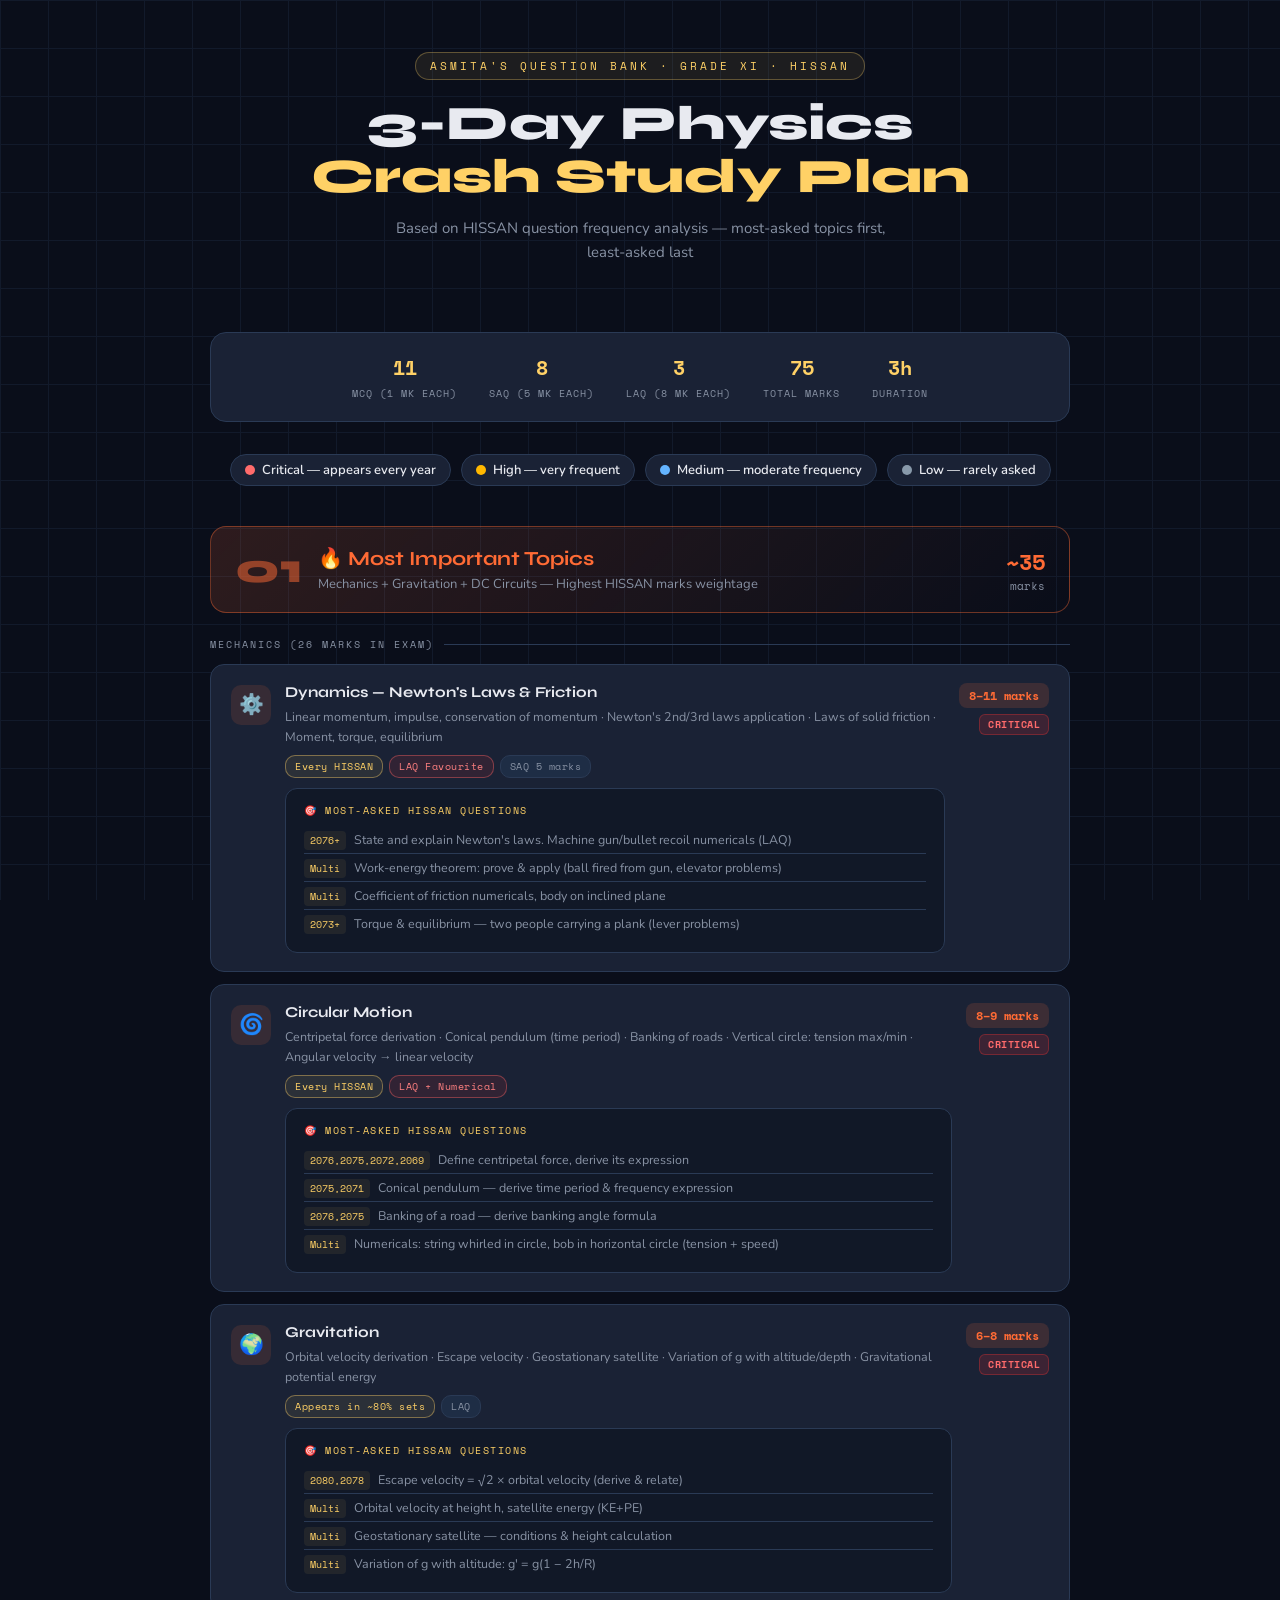
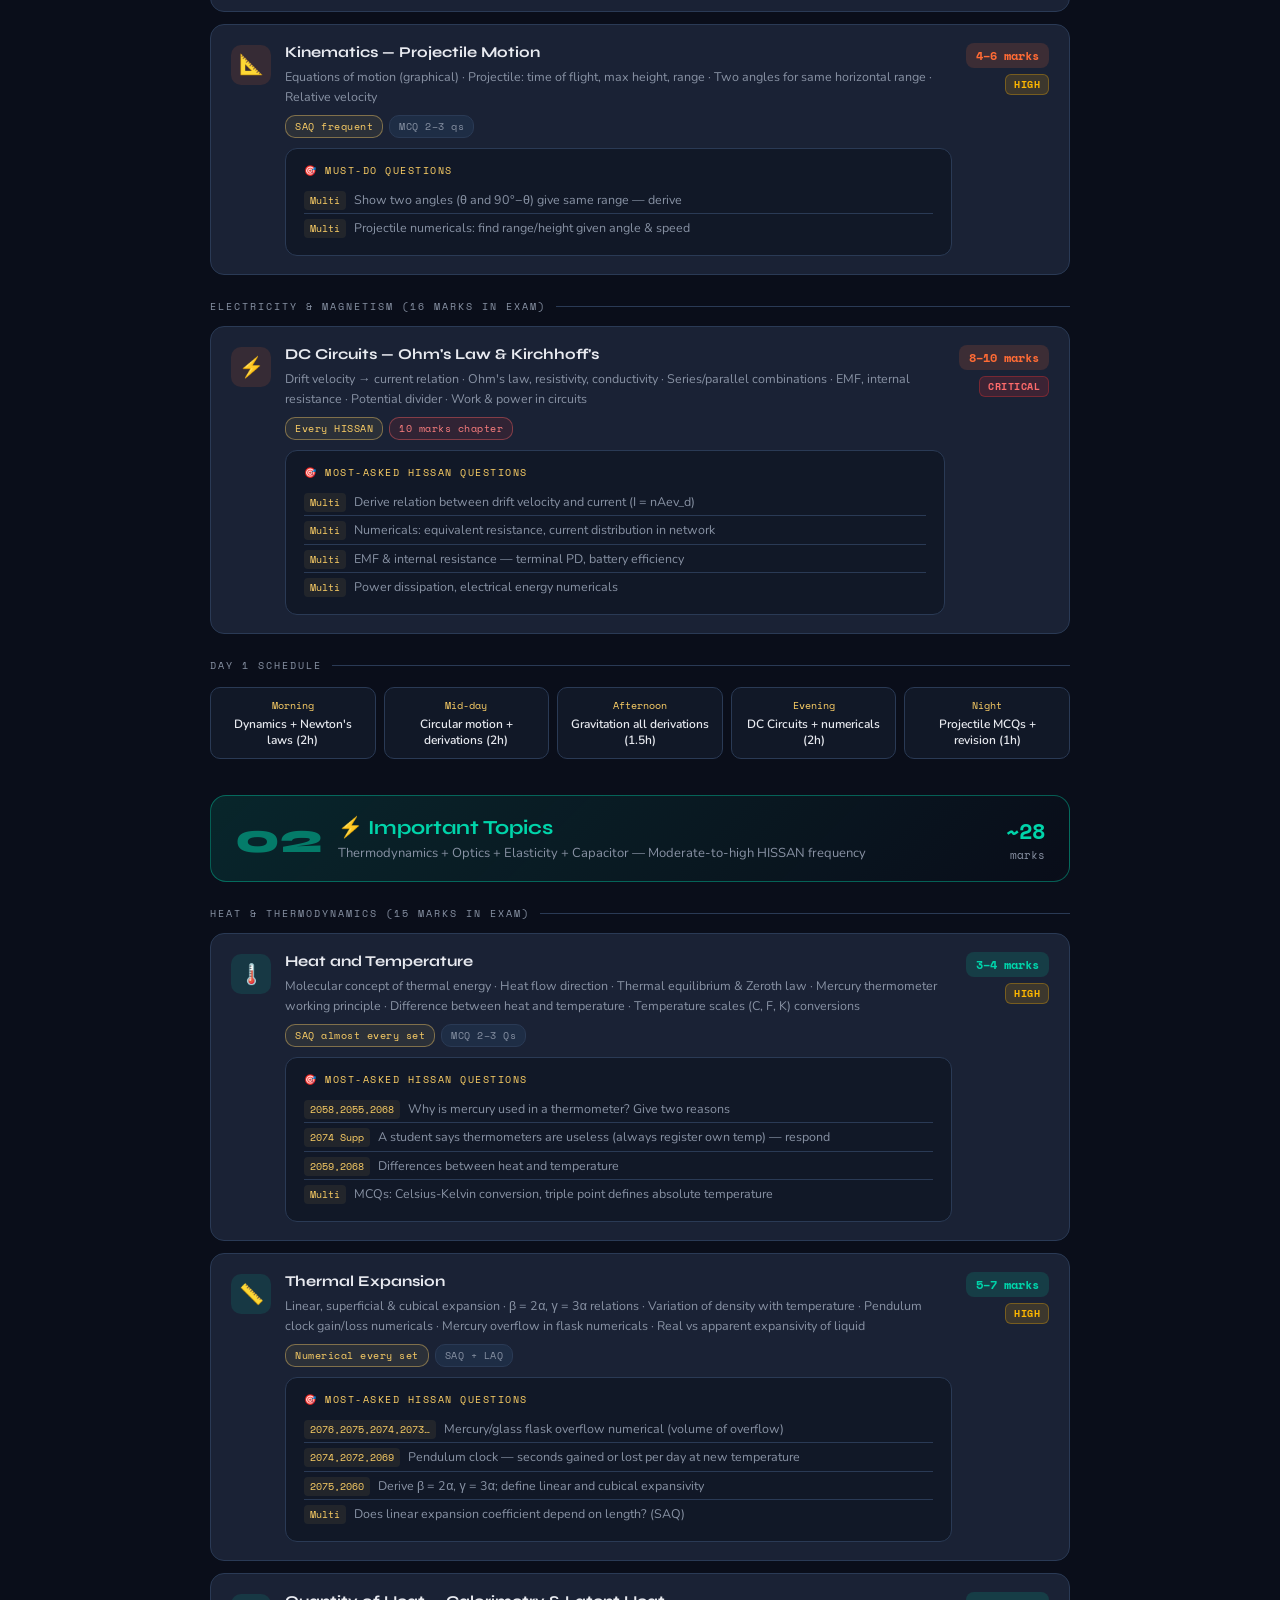
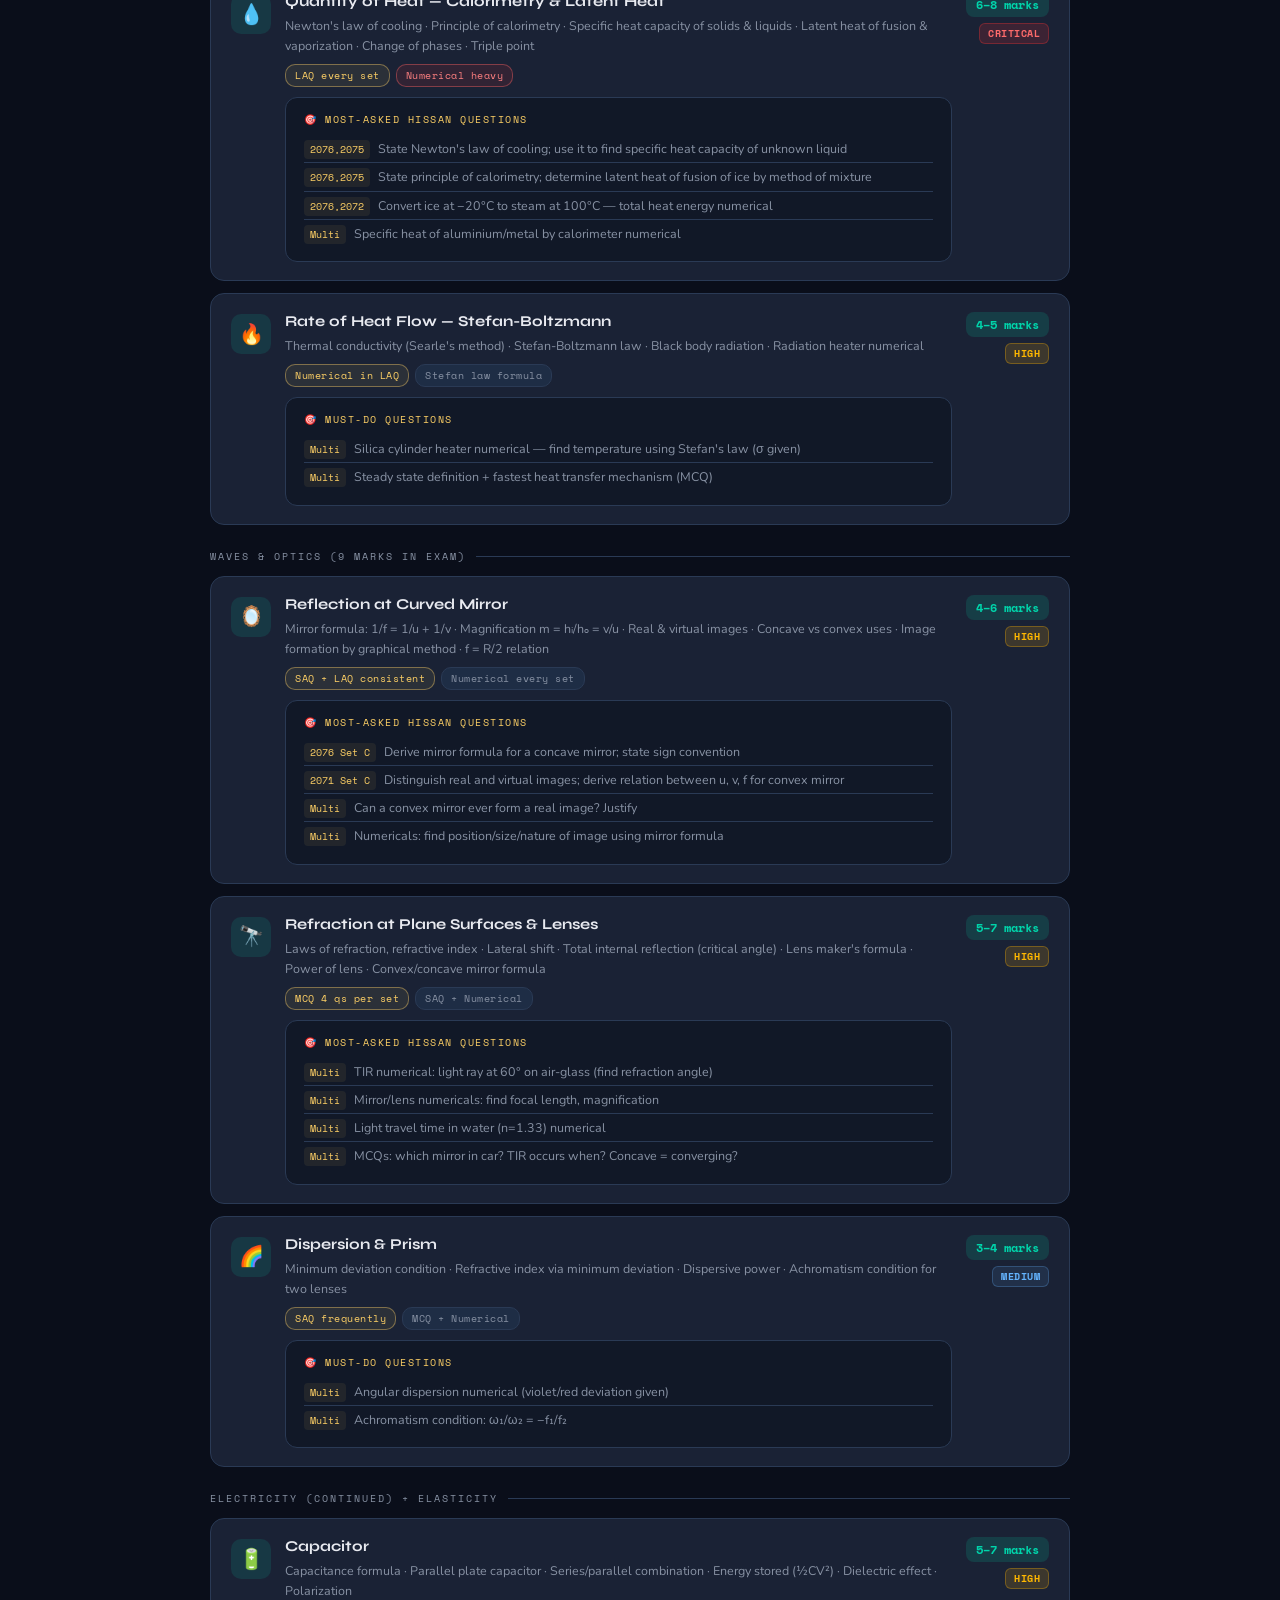
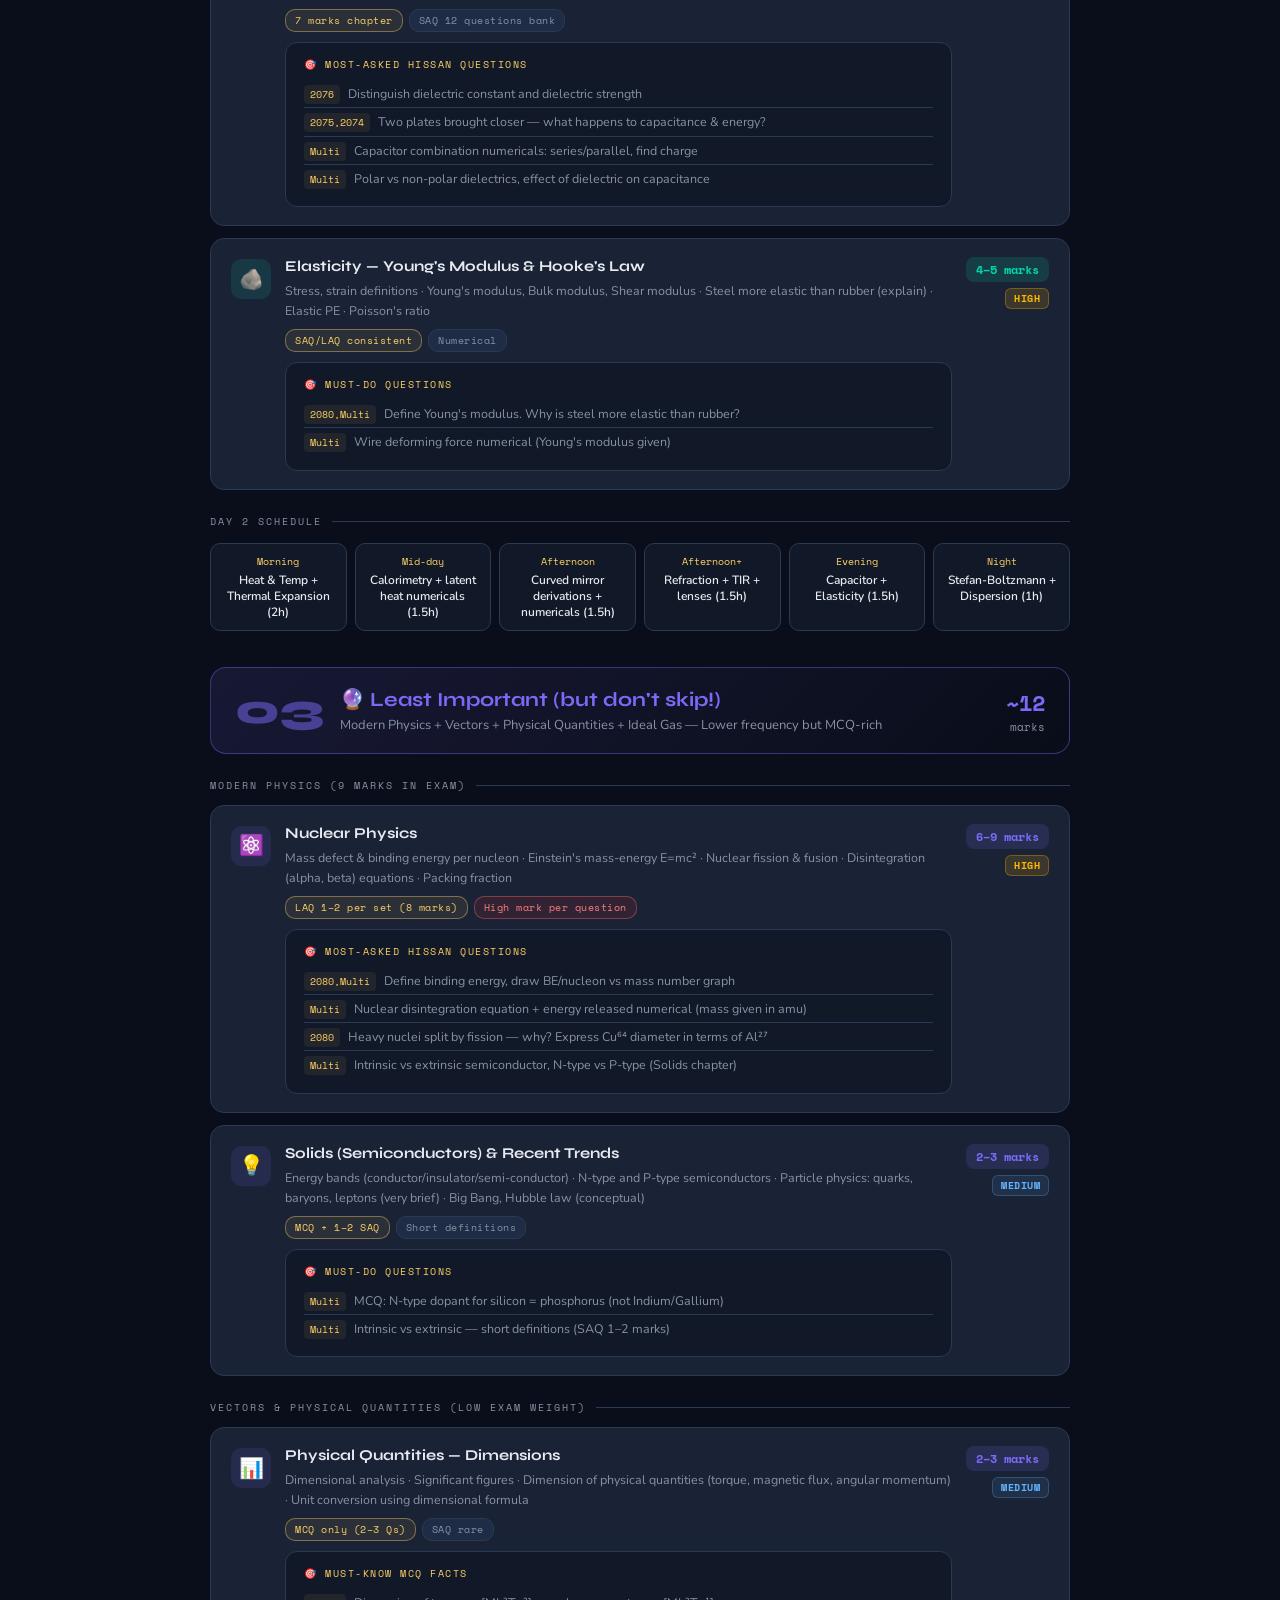
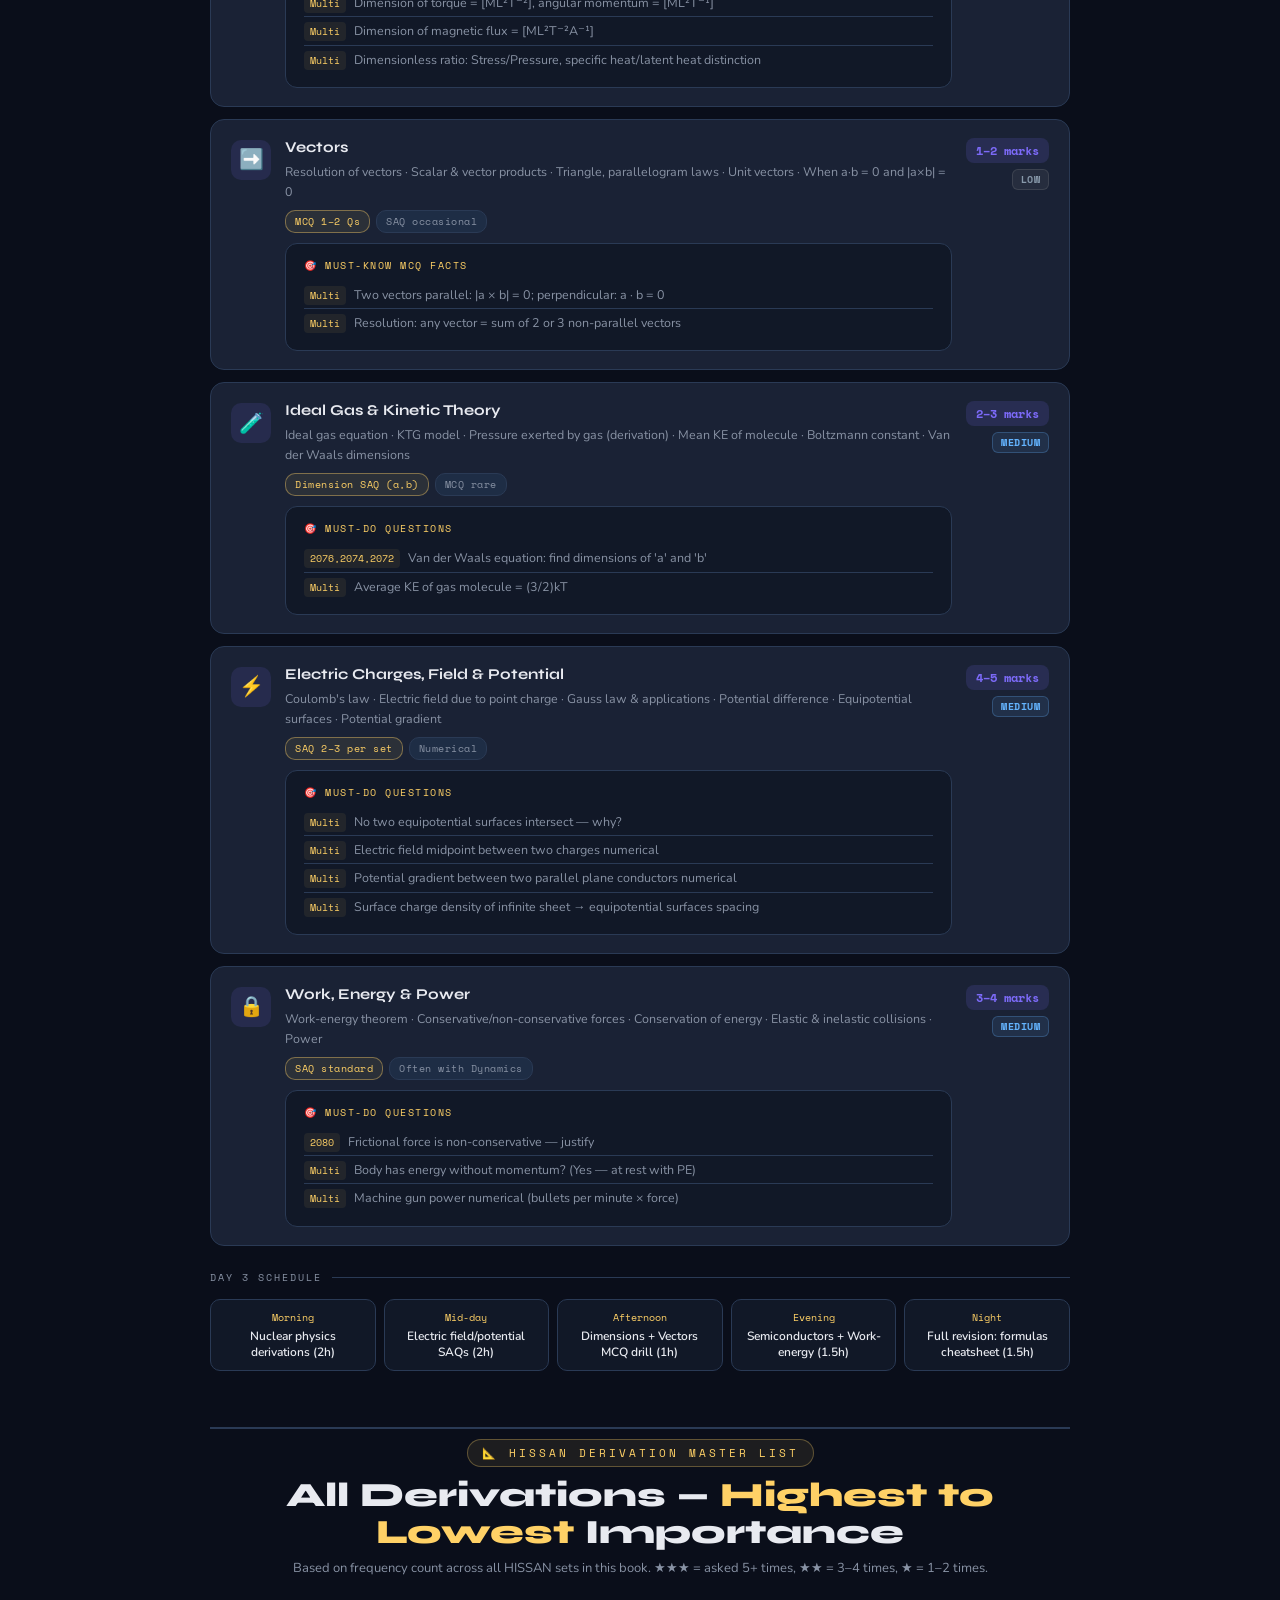
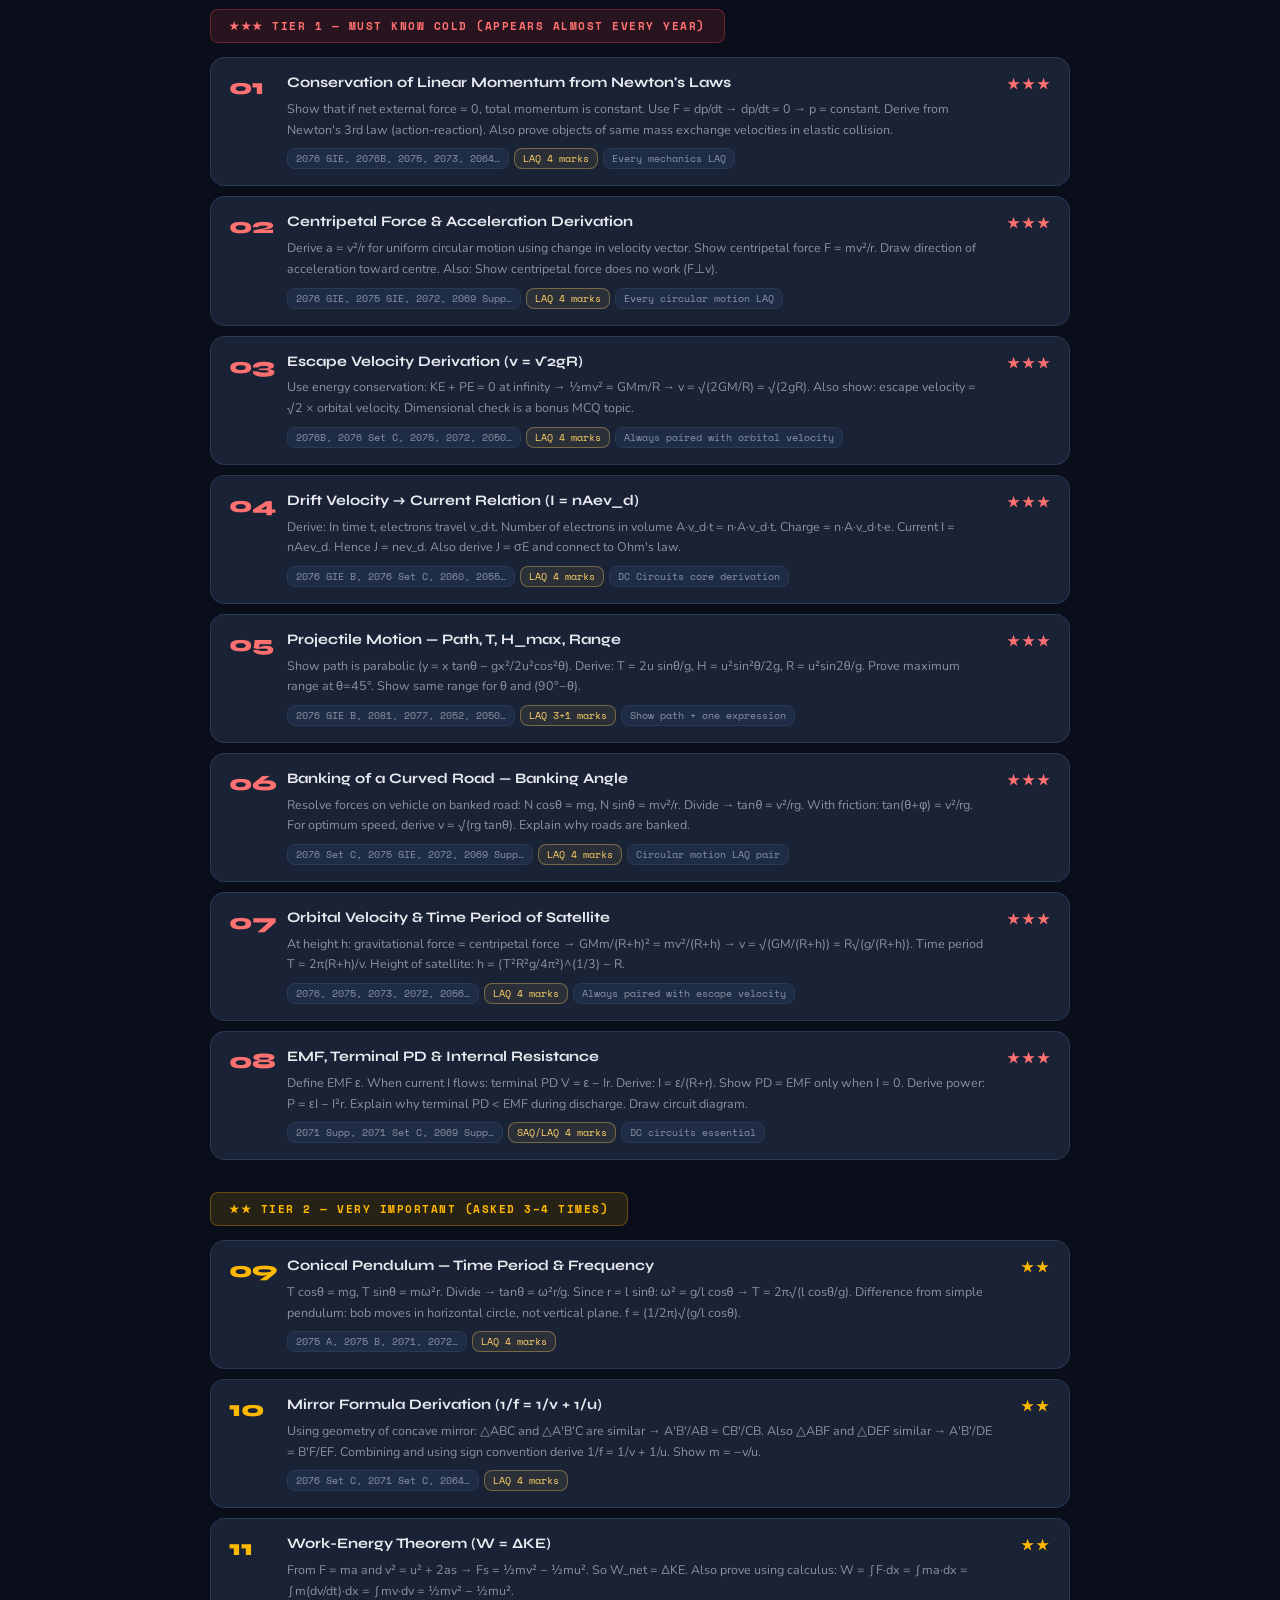
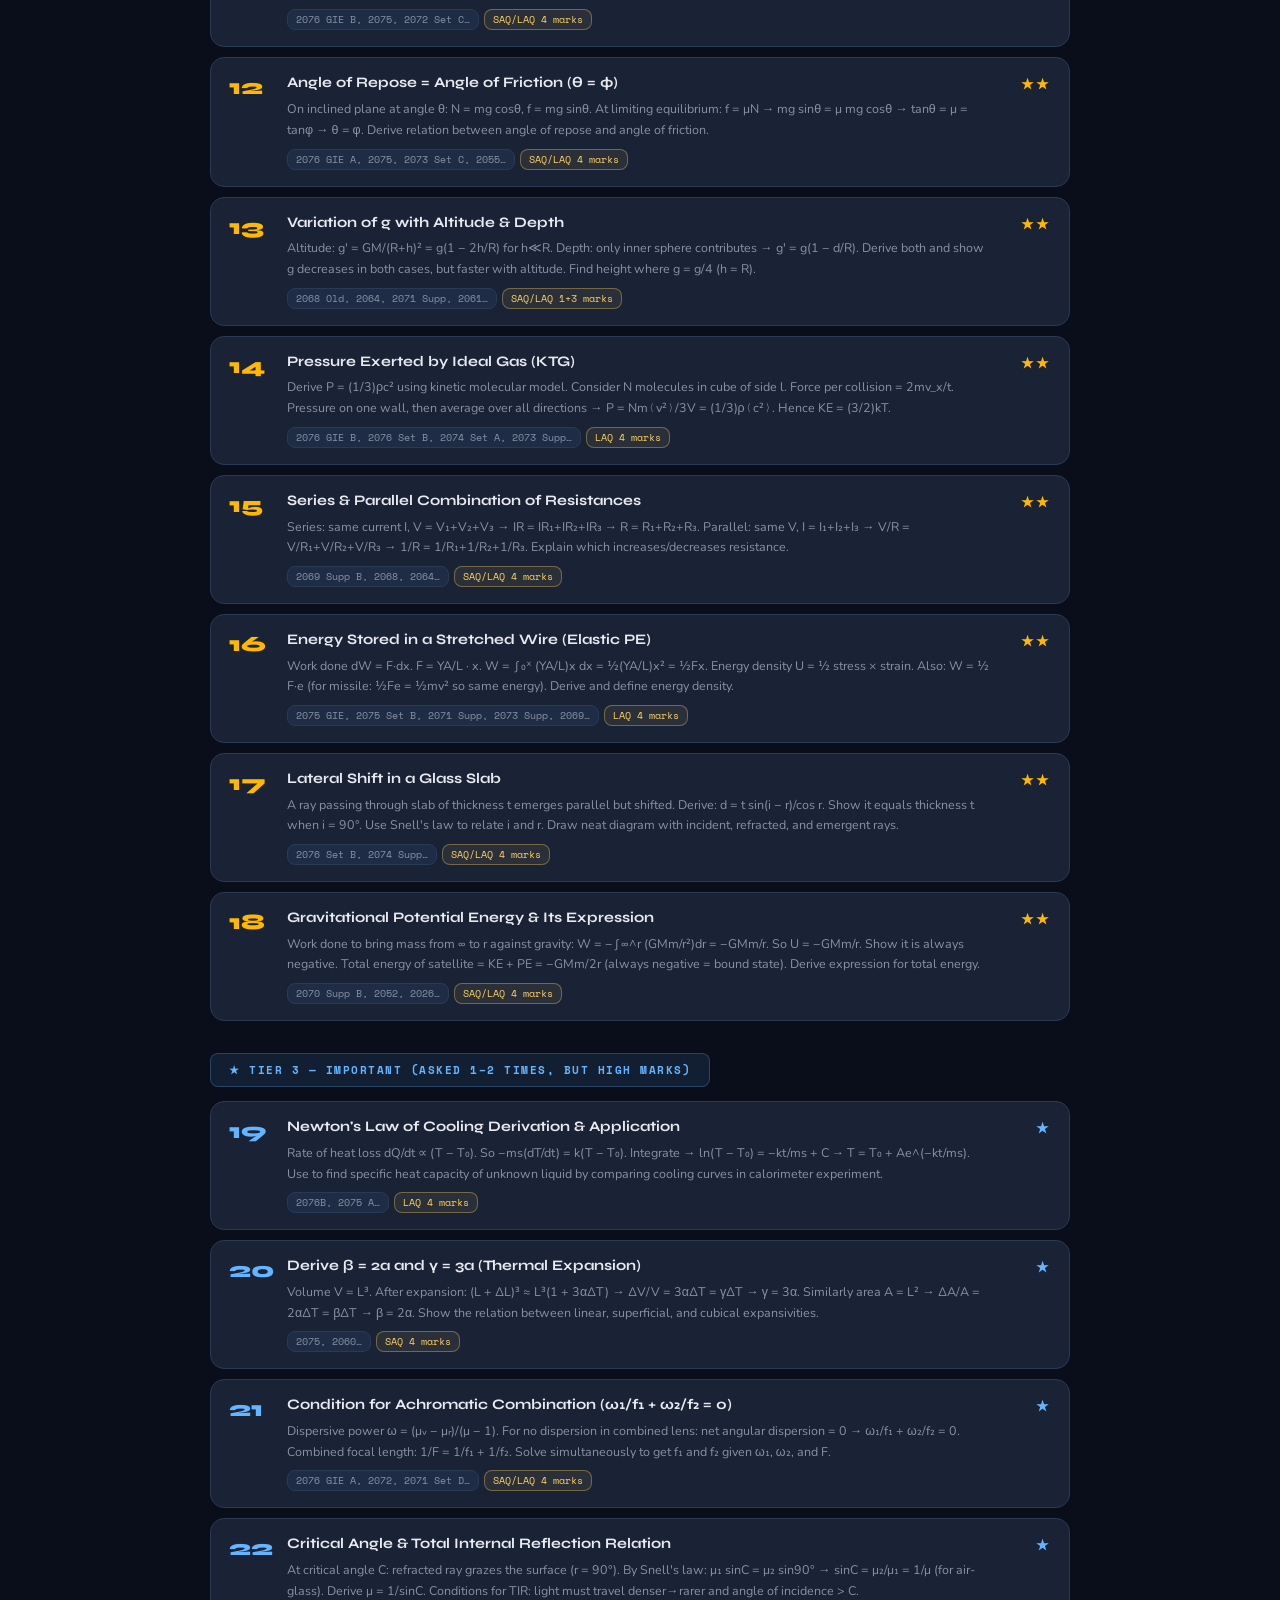
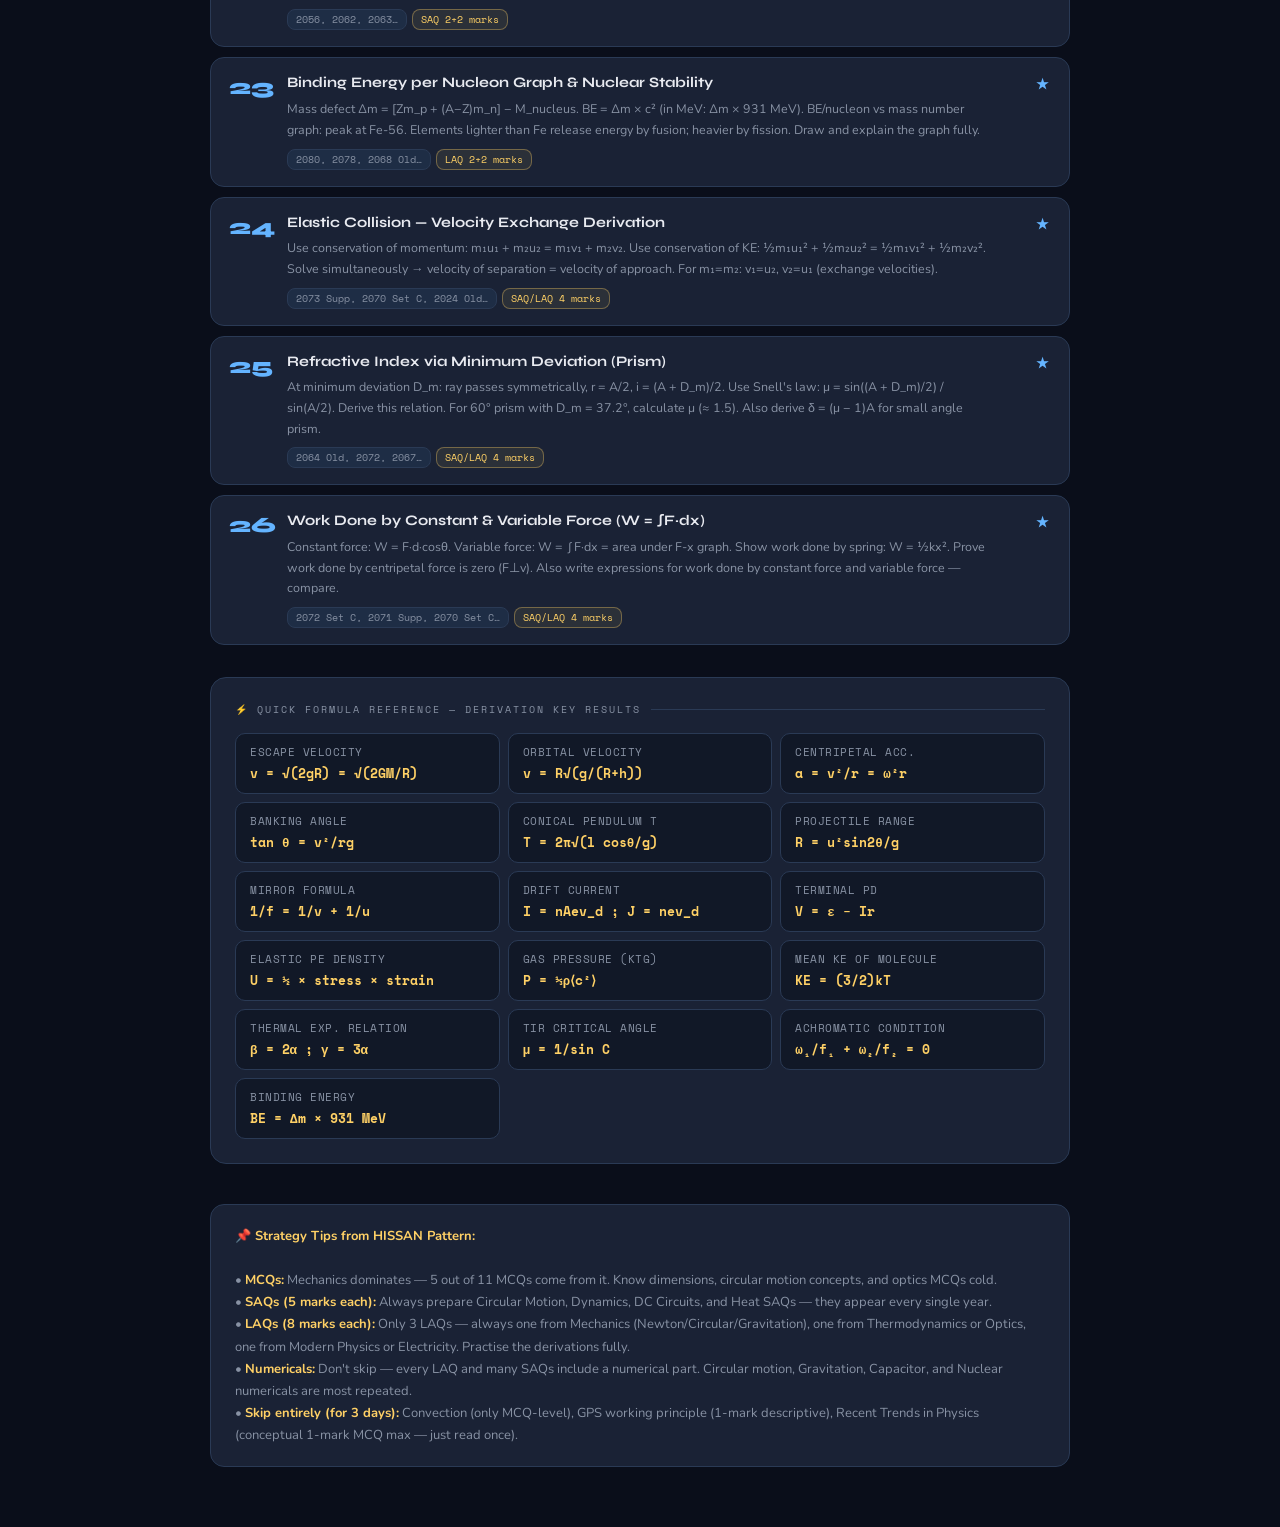
<file: physics_3day_studyplan.html>
<!DOCTYPE html>
<html lang="en">
<head>
<meta charset="UTF-8">
<meta name="viewport" content="width=device-width, initial-scale=1.0">
<title>Physics 3-Day Study Plan — Grade 11 HISSAN</title>
<style>
  @import url('https://fonts.googleapis.com/css2?family=Syne:wght@400;600;700;800&family=Space+Mono:wght@400;700&family=Nunito:wght@400;600;700&display=swap');

  :root {
    --bg: #0a0e1a;
    --surface: #111827;
    --card: #1a2235;
    --border: #2a3a55;
    --accent-day1: #ff6b35;
    --accent-day2: #00d4aa;
    --accent-day3: #7c6af7;
    --yellow: #ffd166;
    --text: #e8eaf0;
    --muted: #8892a4;
    --tag-bg: #1e2d45;
    --glow1: rgba(255, 107, 53, 0.15);
    --glow2: rgba(0, 212, 170, 0.12);
    --glow3: rgba(124, 106, 247, 0.12);
  }

  * { margin: 0; padding: 0; box-sizing: border-box; }

  body {
    background: var(--bg);
    color: var(--text);
    font-family: 'Nunito', sans-serif;
    min-height: 100vh;
    overflow-x: hidden;
    padding-bottom: 60px;
  }

  /* Background grid */
  body::before {
    content: '';
    position: fixed;
    inset: 0;
    background-image:
      linear-gradient(var(--border) 1px, transparent 1px),
      linear-gradient(90deg, var(--border) 1px, transparent 1px);
    background-size: 48px 48px;
    opacity: 0.3;
    pointer-events: none;
    z-index: 0;
  }

  .container { position: relative; z-index: 1; max-width: 900px; margin: 0 auto; padding: 0 20px; }

  /* HEADER */
  header {
    text-align: center;
    padding: 52px 20px 36px;
  }

  .exam-label {
    display: inline-block;
    font-family: 'Space Mono', monospace;
    font-size: 11px;
    letter-spacing: 3px;
    text-transform: uppercase;
    color: var(--yellow);
    background: rgba(255,209,102,0.08);
    border: 1px solid rgba(255,209,102,0.3);
    padding: 5px 14px;
    border-radius: 20px;
    margin-bottom: 18px;
  }

  h1 {
    font-family: 'Syne', sans-serif;
    font-size: clamp(28px, 6vw, 48px);
    font-weight: 800;
    line-height: 1.1;
    color: var(--text);
    margin-bottom: 12px;
  }

  h1 span { color: var(--yellow); }

  .subtitle {
    color: var(--muted);
    font-size: 15px;
    max-width: 500px;
    margin: 0 auto;
    line-height: 1.6;
  }

  /* EXAM FORMAT STRIP */
  .format-strip {
    background: var(--card);
    border: 1px solid var(--border);
    border-radius: 16px;
    padding: 20px 28px;
    display: flex;
    flex-wrap: wrap;
    gap: 12px 32px;
    justify-content: center;
    margin: 32px 0;
    font-family: 'Space Mono', monospace;
    font-size: 12px;
  }

  .format-item { display: flex; flex-direction: column; align-items: center; gap: 4px; }
  .format-val { font-size: 20px; font-weight: 700; color: var(--yellow); }
  .format-lbl { color: var(--muted); font-size: 10px; letter-spacing: 1px; text-transform: uppercase; }

  /* PRIORITY LEGEND */
  .legend {
    display: flex;
    gap: 10px;
    justify-content: center;
    flex-wrap: wrap;
    margin-bottom: 40px;
  }

  .legend-item {
    display: flex;
    align-items: center;
    gap: 7px;
    background: var(--card);
    border: 1px solid var(--border);
    padding: 6px 14px;
    border-radius: 20px;
    font-size: 13px;
    font-weight: 600;
  }

  .dot {
    width: 10px;
    height: 10px;
    border-radius: 50%;
    flex-shrink: 0;
  }

  /* DAY SECTIONS */
  .day-section { margin-bottom: 36px; }

  .day-header {
    display: flex;
    align-items: center;
    gap: 16px;
    margin-bottom: 20px;
    padding: 18px 24px;
    border-radius: 16px;
    position: relative;
    overflow: hidden;
  }

  .day-header::before {
    content: '';
    position: absolute;
    inset: 0;
    border-radius: 16px;
    opacity: 0.08;
  }

  .day1 .day-header { background: linear-gradient(135deg, var(--glow1), transparent); border: 1px solid rgba(255,107,53,0.4); }
  .day2 .day-header { background: linear-gradient(135deg, var(--glow2), transparent); border: 1px solid rgba(0,212,170,0.4); }
  .day3 .day-header { background: linear-gradient(135deg, var(--glow3), transparent); border: 1px solid rgba(124,106,247,0.4); }

  .day-num {
    font-family: 'Syne', sans-serif;
    font-size: 42px;
    font-weight: 800;
    line-height: 1;
    opacity: 0.5;
  }

  .day1 .day-num { color: var(--accent-day1); }
  .day2 .day-num { color: var(--accent-day2); }
  .day3 .day-num { color: var(--accent-day3); }

  .day-info { flex: 1; }

  .day-title {
    font-family: 'Syne', sans-serif;
    font-size: 20px;
    font-weight: 700;
    margin-bottom: 4px;
  }

  .day1 .day-title { color: var(--accent-day1); }
  .day2 .day-title { color: var(--accent-day2); }
  .day3 .day-title { color: var(--accent-day3); }

  .day-desc { color: var(--muted); font-size: 13px; }

  .day-marks {
    font-family: 'Space Mono', monospace;
    font-size: 11px;
    text-align: right;
    color: var(--muted);
  }

  .day-marks strong { font-size: 22px; display: block; }
  .day1 .day-marks strong { color: var(--accent-day1); }
  .day2 .day-marks strong { color: var(--accent-day2); }
  .day3 .day-marks strong { color: var(--accent-day3); }

  /* TOPIC CARDS */
  .topics-grid { display: flex; flex-direction: column; gap: 12px; }

  .topic-card {
    background: var(--card);
    border: 1px solid var(--border);
    border-radius: 14px;
    padding: 18px 20px;
    display: grid;
    grid-template-columns: auto 1fr auto;
    gap: 14px;
    align-items: start;
    transition: border-color 0.2s, transform 0.2s;
    cursor: default;
  }

  .topic-card:hover { transform: translateX(4px); }

  .day1 .topic-card:hover { border-color: rgba(255,107,53,0.5); }
  .day2 .topic-card:hover { border-color: rgba(0,212,170,0.5); }
  .day3 .topic-card:hover { border-color: rgba(124,106,247,0.5); }

  .topic-icon {
    width: 40px;
    height: 40px;
    border-radius: 10px;
    display: flex;
    align-items: center;
    justify-content: center;
    font-size: 20px;
    flex-shrink: 0;
    margin-top: 2px;
  }

  .day1 .topic-icon { background: rgba(255,107,53,0.12); }
  .day2 .topic-icon { background: rgba(0,212,170,0.12); }
  .day3 .topic-icon { background: rgba(124,106,247,0.12); }

  .topic-body {}

  .topic-name {
    font-family: 'Syne', sans-serif;
    font-weight: 700;
    font-size: 15px;
    margin-bottom: 6px;
    color: var(--text);
  }

  .topic-subtopics {
    font-size: 12.5px;
    color: var(--muted);
    line-height: 1.6;
    margin-bottom: 8px;
  }

  .tags { display: flex; flex-wrap: wrap; gap: 6px; }

  .tag {
    font-family: 'Space Mono', monospace;
    font-size: 10px;
    padding: 3px 9px;
    border-radius: 10px;
    background: var(--tag-bg);
    border: 1px solid var(--border);
    color: var(--muted);
    letter-spacing: 0.5px;
  }

  .tag.hissan {
    background: rgba(255,209,102,0.08);
    border-color: rgba(255,209,102,0.4);
    color: var(--yellow);
  }

  .tag.hot { background: rgba(255,50,50,0.1); border-color: rgba(255,100,100,0.4); color: #ff8080; }

  .topic-right {
    text-align: right;
    flex-shrink: 0;
    display: flex;
    flex-direction: column;
    gap: 6px;
    align-items: flex-end;
  }

  .marks-badge {
    font-family: 'Space Mono', monospace;
    font-size: 12px;
    padding: 4px 10px;
    border-radius: 8px;
    font-weight: 700;
    white-space: nowrap;
  }

  .day1 .marks-badge { background: rgba(255,107,53,0.15); color: var(--accent-day1); }
  .day2 .marks-badge { background: rgba(0,212,170,0.15); color: var(--accent-day2); }
  .day3 .marks-badge { background: rgba(124,106,247,0.15); color: var(--accent-day3); }

  .priority-pill {
    font-size: 10px;
    font-weight: 700;
    font-family: 'Space Mono', monospace;
    padding: 2px 8px;
    border-radius: 6px;
    text-transform: uppercase;
    letter-spacing: 0.5px;
  }

  .p-critical { background: rgba(255,50,50,0.15); color: #ff6b6b; border: 1px solid rgba(255,50,50,0.3); }
  .p-high { background: rgba(255,180,0,0.15); color: #ffb800; border: 1px solid rgba(255,180,0,0.3); }
  .p-medium { background: rgba(100,180,255,0.1); color: #64b4ff; border: 1px solid rgba(100,180,255,0.25); }
  .p-low { background: rgba(150,150,150,0.1); color: #8899aa; border: 1px solid rgba(150,150,150,0.2); }

  /* QUESTION BOX */
  .q-focus-box {
    background: var(--surface);
    border: 1px solid var(--border);
    border-radius: 12px;
    padding: 14px 18px;
    margin-top: 10px;
  }

  .q-focus-title {
    font-family: 'Space Mono', monospace;
    font-size: 10px;
    text-transform: uppercase;
    letter-spacing: 1.5px;
    color: var(--yellow);
    margin-bottom: 8px;
  }

  .q-item {
    font-size: 12.5px;
    color: var(--muted);
    line-height: 1.7;
    padding: 3px 0;
    border-bottom: 1px solid var(--border);
    display: flex;
    align-items: baseline;
    gap: 8px;
  }

  .q-item:last-child { border-bottom: none; }

  .q-year {
    font-family: 'Space Mono', monospace;
    font-size: 10px;
    color: var(--yellow);
    background: rgba(255,209,102,0.07);
    padding: 1px 6px;
    border-radius: 4px;
    white-space: nowrap;
    flex-shrink: 0;
  }

  /* SCHEDULE BLOCK */
  .schedule-bar {
    display: grid;
    grid-template-columns: repeat(auto-fit, minmax(120px, 1fr));
    gap: 8px;
    margin-top: 14px;
  }

  .time-slot {
    background: var(--surface);
    border: 1px solid var(--border);
    border-radius: 10px;
    padding: 10px 12px;
    font-size: 12px;
    text-align: center;
  }

  .time-slot .time { font-family: 'Space Mono', monospace; font-size: 10px; color: var(--yellow); margin-bottom: 3px; }
  .time-slot .act { color: var(--text); font-weight: 600; }

  /* SECTION DIVIDER */
  .section-label {
    font-family: 'Space Mono', monospace;
    font-size: 10px;
    letter-spacing: 2px;
    text-transform: uppercase;
    color: var(--muted);
    margin: 24px 0 12px;
    display: flex;
    align-items: center;
    gap: 10px;
  }

  .section-label::after {
    content: '';
    flex: 1;
    height: 1px;
    background: var(--border);
  }

  /* FOOTER NOTE */
  .footer-note {
    background: var(--card);
    border: 1px solid var(--border);
    border-radius: 14px;
    padding: 20px 24px;
    margin-top: 40px;
    font-size: 13px;
    color: var(--muted);
    line-height: 1.7;
  }

  .footer-note strong { color: var(--yellow); }

  @media (max-width: 600px) {
    .topic-card { grid-template-columns: auto 1fr; }
    .topic-right { grid-column: 2; flex-direction: row; align-items: center; justify-content: flex-start; }
    .day-marks { display: none; }
    .schedule-bar { grid-template-columns: 1fr 1fr; }
  }

  /* ===== DERIVATIONS SECTION ===== */
  .deriv-section {
    margin-top: 56px;
    padding-top: 10px;
    border-top: 2px solid var(--border);
  }

  .deriv-header {
    margin-bottom: 32px;
    text-align: center;
  }

  .deriv-tier { margin-bottom: 32px; }

  .tier-label {
    font-family: 'Space Mono', monospace;
    font-size: 11px;
    letter-spacing: 1.5px;
    text-transform: uppercase;
    padding: 8px 18px;
    border-radius: 8px;
    margin-bottom: 14px;
    display: inline-block;
    font-weight: 700;
  }

  .tier1-label { background: rgba(255,70,70,0.12); color: #ff7070; border: 1px solid rgba(255,70,70,0.3); }
  .tier2-label { background: rgba(255,180,0,0.12); color: #ffb800; border: 1px solid rgba(255,180,0,0.3); }
  .tier3-label { background: rgba(100,180,255,0.1); color: #64b4ff; border: 1px solid rgba(100,180,255,0.25); }

  .deriv-grid { display: flex; flex-direction: column; gap: 10px; }

  .deriv-card {
    background: var(--card);
    border: 1px solid var(--border);
    border-radius: 14px;
    padding: 16px 18px;
    display: grid;
    grid-template-columns: 44px 1fr 44px;
    gap: 14px;
    align-items: start;
    transition: transform 0.15s, border-color 0.15s;
  }

  .deriv-card:hover { transform: translateX(5px); }

  .deriv-card.t2card:hover { border-color: rgba(255,180,0,0.4); }
  .deriv-card.t3card:hover { border-color: rgba(100,180,255,0.35); }

  .deriv-num {
    font-family: 'Syne', sans-serif;
    font-size: 22px;
    font-weight: 800;
    line-height: 1;
    padding-top: 2px;
  }

  .t1 { color: #ff7070; }
  .t2 { color: #ffb800; }
  .t3 { color: #64b4ff; }

  .deriv-body {}

  .deriv-name {
    font-family: 'Syne', sans-serif;
    font-weight: 700;
    font-size: 14.5px;
    color: var(--text);
    margin-bottom: 6px;
    line-height: 1.3;
  }

  .deriv-detail {
    font-size: 12.5px;
    color: var(--muted);
    line-height: 1.65;
    margin-bottom: 8px;
  }

  .deriv-tags { display: flex; flex-wrap: wrap; gap: 5px; }

  .dtag {
    font-family: 'Space Mono', monospace;
    font-size: 10px;
    padding: 2px 8px;
    border-radius: 8px;
    background: var(--tag-bg);
    border: 1px solid var(--border);
    color: var(--muted);
  }

  .dtag.hot2 {
    background: rgba(255,209,102,0.08);
    border-color: rgba(255,209,102,0.35);
    color: var(--yellow);
  }

  .deriv-freq {
    font-family: 'Syne', sans-serif;
    font-weight: 800;
    font-size: 14px;
    text-align: right;
    padding-top: 2px;
    letter-spacing: 2px;
  }

  .t1-freq { color: #ff7070; }
  .t2-freq { color: #ffb800; }
  .t3-freq { color: #64b4ff; }

  /* QUICK REF */
  .quick-ref {
    background: var(--card);
    border: 1px solid var(--border);
    border-radius: 16px;
    padding: 24px;
    margin-top: 28px;
  }

  .qr-grid {
    display: grid;
    grid-template-columns: repeat(auto-fill, minmax(220px, 1fr));
    gap: 8px;
  }

  .qr-item {
    background: var(--surface);
    border: 1px solid var(--border);
    border-radius: 10px;
    padding: 10px 14px;
    display: flex;
    flex-direction: column;
    gap: 4px;
  }

  .qr-name {
    font-size: 11px;
    color: var(--muted);
    font-family: 'Space Mono', monospace;
    text-transform: uppercase;
    letter-spacing: 0.5px;
  }

  .qr-formula {
    font-family: 'Space Mono', monospace;
    font-size: 12.5px;
    color: var(--yellow);
    font-weight: 700;
  }

  @media (max-width: 600px) {
    .deriv-card { grid-template-columns: 36px 1fr 40px; gap: 10px; }
    .deriv-num { font-size: 18px; }
    .qr-grid { grid-template-columns: 1fr 1fr; }
  }
</style>
</head>
<body>
<div class="container">

  <!-- HEADER -->
  <header>
    <div class="exam-label">Asmita's Question Bank · Grade XI · HISSAN</div>
    <h1>3-Day Physics<br><span>Crash Study Plan</span></h1>
    <p class="subtitle">Based on HISSAN question frequency analysis — most-asked topics first, least-asked last</p>
  </header>

  <!-- EXAM FORMAT -->
  <div class="format-strip">
    <div class="format-item"><div class="format-val">11</div><div class="format-lbl">MCQ (1 mk each)</div></div>
    <div class="format-item"><div class="format-val">8</div><div class="format-lbl">SAQ (5 mk each)</div></div>
    <div class="format-item"><div class="format-val">3</div><div class="format-lbl">LAQ (8 mk each)</div></div>
    <div class="format-item"><div class="format-val">75</div><div class="format-lbl">Total Marks</div></div>
    <div class="format-item"><div class="format-val">3h</div><div class="format-lbl">Duration</div></div>
  </div>

  <!-- LEGEND -->
  <div class="legend">
    <div class="legend-item"><div class="dot" style="background:#ff6b6b"></div>Critical — appears every year</div>
    <div class="legend-item"><div class="dot" style="background:#ffb800"></div>High — very frequent</div>
    <div class="legend-item"><div class="dot" style="background:#64b4ff"></div>Medium — moderate frequency</div>
    <div class="legend-item"><div class="dot" style="background:#8899aa"></div>Low — rarely asked</div>
  </div>

  <!-- ====== DAY 1 ====== -->
  <div class="day-section day1">
    <div class="day-header">
      <div class="day-num">01</div>
      <div class="day-info">
        <div class="day-title">🔥 Most Important Topics</div>
        <div class="day-desc">Mechanics + Gravitation + DC Circuits — Highest HISSAN marks weightage</div>
      </div>
      <div class="day-marks"><strong>~35</strong> marks</div>
    </div>

    <div class="section-label">Mechanics (26 marks in exam)</div>
    <div class="topics-grid">

      <div class="topic-card">
        <div class="topic-icon">⚙️</div>
        <div class="topic-body">
          <div class="topic-name">Dynamics — Newton's Laws & Friction</div>
          <div class="topic-subtopics">Linear momentum, impulse, conservation of momentum · Newton's 2nd/3rd laws application · Laws of solid friction · Moment, torque, equilibrium</div>
          <div class="tags">
            <span class="tag hissan">Every HISSAN</span>
            <span class="tag hot">LAQ Favourite</span>
            <span class="tag">SAQ 5 marks</span>
          </div>
          <div class="q-focus-box">
            <div class="q-focus-title">🎯 Most-asked HISSAN questions</div>
            <div class="q-item"><span class="q-year">2076+</span>State and explain Newton's laws. Machine gun/bullet recoil numericals (LAQ)</div>
            <div class="q-item"><span class="q-year">Multi</span>Work-energy theorem: prove & apply (ball fired from gun, elevator problems)</div>
            <div class="q-item"><span class="q-year">Multi</span>Coefficient of friction numericals, body on inclined plane</div>
            <div class="q-item"><span class="q-year">2073+</span>Torque & equilibrium — two people carrying a plank (lever problems)</div>
          </div>
        </div>
        <div class="topic-right">
          <div class="marks-badge">8–11 marks</div>
          <div class="priority-pill p-critical">CRITICAL</div>
        </div>
      </div>

      <div class="topic-card">
        <div class="topic-icon">🌀</div>
        <div class="topic-body">
          <div class="topic-name">Circular Motion</div>
          <div class="topic-subtopics">Centripetal force derivation · Conical pendulum (time period) · Banking of roads · Vertical circle: tension max/min · Angular velocity → linear velocity</div>
          <div class="tags">
            <span class="tag hissan">Every HISSAN</span>
            <span class="tag hot">LAQ + Numerical</span>
          </div>
          <div class="q-focus-box">
            <div class="q-focus-title">🎯 Most-asked HISSAN questions</div>
            <div class="q-item"><span class="q-year">2076,2075,2072,2069</span>Define centripetal force, derive its expression</div>
            <div class="q-item"><span class="q-year">2075,2071</span>Conical pendulum — derive time period & frequency expression</div>
            <div class="q-item"><span class="q-year">2076,2075</span>Banking of a road — derive banking angle formula</div>
            <div class="q-item"><span class="q-year">Multi</span>Numericals: string whirled in circle, bob in horizontal circle (tension + speed)</div>
          </div>
        </div>
        <div class="topic-right">
          <div class="marks-badge">8–9 marks</div>
          <div class="priority-pill p-critical">CRITICAL</div>
        </div>
      </div>

      <div class="topic-card">
        <div class="topic-icon">🌍</div>
        <div class="topic-body">
          <div class="topic-name">Gravitation</div>
          <div class="topic-subtopics">Orbital velocity derivation · Escape velocity · Geostationary satellite · Variation of g with altitude/depth · Gravitational potential energy</div>
          <div class="tags">
            <span class="tag hissan">Appears in ~80% sets</span>
            <span class="tag">LAQ</span>
          </div>
          <div class="q-focus-box">
            <div class="q-focus-title">🎯 Most-asked HISSAN questions</div>
            <div class="q-item"><span class="q-year">2080,2078</span>Escape velocity = √2 × orbital velocity (derive & relate)</div>
            <div class="q-item"><span class="q-year">Multi</span>Orbital velocity at height h, satellite energy (KE+PE)</div>
            <div class="q-item"><span class="q-year">Multi</span>Geostationary satellite — conditions & height calculation</div>
            <div class="q-item"><span class="q-year">Multi</span>Variation of g with altitude: g' = g(1 − 2h/R)</div>
          </div>
        </div>
        <div class="topic-right">
          <div class="marks-badge">6–8 marks</div>
          <div class="priority-pill p-critical">CRITICAL</div>
        </div>
      </div>

      <div class="topic-card">
        <div class="topic-icon">📐</div>
        <div class="topic-body">
          <div class="topic-name">Kinematics — Projectile Motion</div>
          <div class="topic-subtopics">Equations of motion (graphical) · Projectile: time of flight, max height, range · Two angles for same horizontal range · Relative velocity</div>
          <div class="tags">
            <span class="tag hissan">SAQ frequent</span>
            <span class="tag">MCQ 2–3 qs</span>
          </div>
          <div class="q-focus-box">
            <div class="q-focus-title">🎯 Must-do questions</div>
            <div class="q-item"><span class="q-year">Multi</span>Show two angles (θ and 90°−θ) give same range — derive</div>
            <div class="q-item"><span class="q-year">Multi</span>Projectile numericals: find range/height given angle & speed</div>
          </div>
        </div>
        <div class="topic-right">
          <div class="marks-badge">4–6 marks</div>
          <div class="priority-pill p-high">HIGH</div>
        </div>
      </div>

    </div>

    <div class="section-label">Electricity & Magnetism (16 marks in exam)</div>
    <div class="topics-grid">

      <div class="topic-card">
        <div class="topic-icon">⚡</div>
        <div class="topic-body">
          <div class="topic-name">DC Circuits — Ohm's Law & Kirchhoff's</div>
          <div class="topic-subtopics">Drift velocity → current relation · Ohm's law, resistivity, conductivity · Series/parallel combinations · EMF, internal resistance · Potential divider · Work & power in circuits</div>
          <div class="tags">
            <span class="tag hissan">Every HISSAN</span>
            <span class="tag hot">10 marks chapter</span>
          </div>
          <div class="q-focus-box">
            <div class="q-focus-title">🎯 Most-asked HISSAN questions</div>
            <div class="q-item"><span class="q-year">Multi</span>Derive relation between drift velocity and current (I = nAev_d)</div>
            <div class="q-item"><span class="q-year">Multi</span>Numericals: equivalent resistance, current distribution in network</div>
            <div class="q-item"><span class="q-year">Multi</span>EMF & internal resistance — terminal PD, battery efficiency</div>
            <div class="q-item"><span class="q-year">Multi</span>Power dissipation, electrical energy numericals</div>
          </div>
        </div>
        <div class="topic-right">
          <div class="marks-badge">8–10 marks</div>
          <div class="priority-pill p-critical">CRITICAL</div>
        </div>
      </div>

    </div>

    <div class="section-label">Day 1 Schedule</div>
    <div class="schedule-bar">
      <div class="time-slot"><div class="time">Morning</div><div class="act">Dynamics + Newton's laws (2h)</div></div>
      <div class="time-slot"><div class="time">Mid-day</div><div class="act">Circular motion + derivations (2h)</div></div>
      <div class="time-slot"><div class="time">Afternoon</div><div class="act">Gravitation all derivations (1.5h)</div></div>
      <div class="time-slot"><div class="time">Evening</div><div class="act">DC Circuits + numericals (2h)</div></div>
      <div class="time-slot"><div class="time">Night</div><div class="act">Projectile MCQs + revision (1h)</div></div>
    </div>

  </div>

  <!-- ====== DAY 2 ====== -->
  <div class="day-section day2">
    <div class="day-header">
      <div class="day-num">02</div>
      <div class="day-info">
        <div class="day-title">⚡ Important Topics</div>
        <div class="day-desc">Thermodynamics + Optics + Elasticity + Capacitor — Moderate-to-high HISSAN frequency</div>
      </div>
      <div class="day-marks"><strong>~28</strong> marks</div>
    </div>

    <div class="section-label">Heat & Thermodynamics (15 marks in exam)</div>
    <div class="topics-grid">

      <div class="topic-card">
        <div class="topic-icon">🌡️</div>
        <div class="topic-body">
          <div class="topic-name">Heat and Temperature</div>
          <div class="topic-subtopics">Molecular concept of thermal energy · Heat flow direction · Thermal equilibrium & Zeroth law · Mercury thermometer working principle · Difference between heat and temperature · Temperature scales (C, F, K) conversions</div>
          <div class="tags">
            <span class="tag hissan">SAQ almost every set</span>
            <span class="tag">MCQ 2–3 Qs</span>
          </div>
          <div class="q-focus-box">
            <div class="q-focus-title">🎯 Most-asked HISSAN questions</div>
            <div class="q-item"><span class="q-year">2058,2055,2068</span>Why is mercury used in a thermometer? Give two reasons</div>
            <div class="q-item"><span class="q-year">2074 Supp</span>A student says thermometers are useless (always register own temp) — respond</div>
            <div class="q-item"><span class="q-year">2059,2068</span>Differences between heat and temperature</div>
            <div class="q-item"><span class="q-year">Multi</span>MCQs: Celsius-Kelvin conversion, triple point defines absolute temperature</div>
          </div>
        </div>
        <div class="topic-right">
          <div class="marks-badge">3–4 marks</div>
          <div class="priority-pill p-high">HIGH</div>
        </div>
      </div>

      <div class="topic-card">
        <div class="topic-icon">📏</div>
        <div class="topic-body">
          <div class="topic-name">Thermal Expansion</div>
          <div class="topic-subtopics">Linear, superficial & cubical expansion · β = 2α, γ = 3α relations · Variation of density with temperature · Pendulum clock gain/loss numericals · Mercury overflow in flask numericals · Real vs apparent expansivity of liquid</div>
          <div class="tags">
            <span class="tag hissan">Numerical every set</span>
            <span class="tag">SAQ + LAQ</span>
          </div>
          <div class="q-focus-box">
            <div class="q-focus-title">🎯 Most-asked HISSAN questions</div>
            <div class="q-item"><span class="q-year">2076,2075,2074,2073…</span>Mercury/glass flask overflow numerical (volume of overflow)</div>
            <div class="q-item"><span class="q-year">2074,2072,2069</span>Pendulum clock — seconds gained or lost per day at new temperature</div>
            <div class="q-item"><span class="q-year">2075,2060</span>Derive β = 2α, γ = 3α; define linear and cubical expansivity</div>
            <div class="q-item"><span class="q-year">Multi</span>Does linear expansion coefficient depend on length? (SAQ)</div>
          </div>
        </div>
        <div class="topic-right">
          <div class="marks-badge">5–7 marks</div>
          <div class="priority-pill p-high">HIGH</div>
        </div>
      </div>

      <div class="topic-card">
        <div class="topic-icon">💧</div>
        <div class="topic-body">
          <div class="topic-name">Quantity of Heat — Calorimetry & Latent Heat</div>
          <div class="topic-subtopics">Newton's law of cooling · Principle of calorimetry · Specific heat capacity of solids & liquids · Latent heat of fusion & vaporization · Change of phases · Triple point</div>
          <div class="tags">
            <span class="tag hissan">LAQ every set</span>
            <span class="tag hot">Numerical heavy</span>
          </div>
          <div class="q-focus-box">
            <div class="q-focus-title">🎯 Most-asked HISSAN questions</div>
            <div class="q-item"><span class="q-year">2076,2075</span>State Newton's law of cooling; use it to find specific heat capacity of unknown liquid</div>
            <div class="q-item"><span class="q-year">2076,2075</span>State principle of calorimetry; determine latent heat of fusion of ice by method of mixture</div>
            <div class="q-item"><span class="q-year">2076,2072</span>Convert ice at −20°C to steam at 100°C — total heat energy numerical</div>
            <div class="q-item"><span class="q-year">Multi</span>Specific heat of aluminium/metal by calorimeter numerical</div>
          </div>
        </div>
        <div class="topic-right">
          <div class="marks-badge">6–8 marks</div>
          <div class="priority-pill p-critical">CRITICAL</div>
        </div>
      </div>

      <div class="topic-card">
        <div class="topic-icon">🔥</div>
        <div class="topic-body">
          <div class="topic-name">Rate of Heat Flow — Stefan-Boltzmann</div>
          <div class="topic-subtopics">Thermal conductivity (Searle's method) · Stefan-Boltzmann law · Black body radiation · Radiation heater numerical</div>
          <div class="tags">
            <span class="tag hissan">Numerical in LAQ</span>
            <span class="tag">Stefan law formula</span>
          </div>
          <div class="q-focus-box">
            <div class="q-focus-title">🎯 Must-do questions</div>
            <div class="q-item"><span class="q-year">Multi</span>Silica cylinder heater numerical — find temperature using Stefan's law (σ given)</div>
            <div class="q-item"><span class="q-year">Multi</span>Steady state definition + fastest heat transfer mechanism (MCQ)</div>
          </div>
        </div>
        <div class="topic-right">
          <div class="marks-badge">4–5 marks</div>
          <div class="priority-pill p-high">HIGH</div>
        </div>
      </div>

    </div>

    <div class="section-label">Waves & Optics (9 marks in exam)</div>
    <div class="topics-grid">

      <div class="topic-card">
        <div class="topic-icon">🪞</div>
        <div class="topic-body">
          <div class="topic-name">Reflection at Curved Mirror</div>
          <div class="topic-subtopics">Mirror formula: 1/f = 1/u + 1/v · Magnification m = hᵢ/hₒ = v/u · Real & virtual images · Concave vs convex uses · Image formation by graphical method · f = R/2 relation</div>
          <div class="tags">
            <span class="tag hissan">SAQ + LAQ consistent</span>
            <span class="tag">Numerical every set</span>
          </div>
          <div class="q-focus-box">
            <div class="q-focus-title">🎯 Most-asked HISSAN questions</div>
            <div class="q-item"><span class="q-year">2076 Set C</span>Derive mirror formula for a concave mirror; state sign convention</div>
            <div class="q-item"><span class="q-year">2071 Set C</span>Distinguish real and virtual images; derive relation between u, v, f for convex mirror</div>
            <div class="q-item"><span class="q-year">Multi</span>Can a convex mirror ever form a real image? Justify</div>
            <div class="q-item"><span class="q-year">Multi</span>Numericals: find position/size/nature of image using mirror formula</div>
          </div>
        </div>
        <div class="topic-right">
          <div class="marks-badge">4–6 marks</div>
          <div class="priority-pill p-high">HIGH</div>
        </div>
      </div>

      <div class="topic-card">
        <div class="topic-icon">🔭</div>
        <div class="topic-body">
          <div class="topic-name">Refraction at Plane Surfaces & Lenses</div>
          <div class="topic-subtopics">Laws of refraction, refractive index · Lateral shift · Total internal reflection (critical angle) · Lens maker's formula · Power of lens · Convex/concave mirror formula</div>
          <div class="tags">
            <span class="tag hissan">MCQ 4 qs per set</span>
            <span class="tag">SAQ + Numerical</span>
          </div>
          <div class="q-focus-box">
            <div class="q-focus-title">🎯 Most-asked HISSAN questions</div>
            <div class="q-item"><span class="q-year">Multi</span>TIR numerical: light ray at 60° on air-glass (find refraction angle)</div>
            <div class="q-item"><span class="q-year">Multi</span>Mirror/lens numericals: find focal length, magnification</div>
            <div class="q-item"><span class="q-year">Multi</span>Light travel time in water (n=1.33) numerical</div>
            <div class="q-item"><span class="q-year">Multi</span>MCQs: which mirror in car? TIR occurs when? Concave = converging?</div>
          </div>
        </div>
        <div class="topic-right">
          <div class="marks-badge">5–7 marks</div>
          <div class="priority-pill p-high">HIGH</div>
        </div>
      </div>

      <div class="topic-card">
        <div class="topic-icon">🌈</div>
        <div class="topic-body">
          <div class="topic-name">Dispersion & Prism</div>
          <div class="topic-subtopics">Minimum deviation condition · Refractive index via minimum deviation · Dispersive power · Achromatism condition for two lenses</div>
          <div class="tags">
            <span class="tag hissan">SAQ frequently</span>
            <span class="tag">MCQ + Numerical</span>
          </div>
          <div class="q-focus-box">
            <div class="q-focus-title">🎯 Must-do questions</div>
            <div class="q-item"><span class="q-year">Multi</span>Angular dispersion numerical (violet/red deviation given)</div>
            <div class="q-item"><span class="q-year">Multi</span>Achromatism condition: ω₁/ω₂ = −f₁/f₂</div>
          </div>
        </div>
        <div class="topic-right">
          <div class="marks-badge">3–4 marks</div>
          <div class="priority-pill p-medium">MEDIUM</div>
        </div>
      </div>

    </div>

    <div class="section-label">Electricity (continued) + Elasticity</div>
    <div class="topics-grid">

      <div class="topic-card">
        <div class="topic-icon">🔋</div>
        <div class="topic-body">
          <div class="topic-name">Capacitor</div>
          <div class="topic-subtopics">Capacitance formula · Parallel plate capacitor · Series/parallel combination · Energy stored (½CV²) · Dielectric effect · Polarization</div>
          <div class="tags">
            <span class="tag hissan">7 marks chapter</span>
            <span class="tag">SAQ 12 questions bank</span>
          </div>
          <div class="q-focus-box">
            <div class="q-focus-title">🎯 Most-asked HISSAN questions</div>
            <div class="q-item"><span class="q-year">2076</span>Distinguish dielectric constant and dielectric strength</div>
            <div class="q-item"><span class="q-year">2075,2074</span>Two plates brought closer — what happens to capacitance & energy?</div>
            <div class="q-item"><span class="q-year">Multi</span>Capacitor combination numericals: series/parallel, find charge</div>
            <div class="q-item"><span class="q-year">Multi</span>Polar vs non-polar dielectrics, effect of dielectric on capacitance</div>
          </div>
        </div>
        <div class="topic-right">
          <div class="marks-badge">5–7 marks</div>
          <div class="priority-pill p-high">HIGH</div>
        </div>
      </div>

      <div class="topic-card">
        <div class="topic-icon">🪨</div>
        <div class="topic-body">
          <div class="topic-name">Elasticity — Young's Modulus & Hooke's Law</div>
          <div class="topic-subtopics">Stress, strain definitions · Young's modulus, Bulk modulus, Shear modulus · Steel more elastic than rubber (explain) · Elastic PE · Poisson's ratio</div>
          <div class="tags">
            <span class="tag hissan">SAQ/LAQ consistent</span>
            <span class="tag">Numerical</span>
          </div>
          <div class="q-focus-box">
            <div class="q-focus-title">🎯 Must-do questions</div>
            <div class="q-item"><span class="q-year">2080,Multi</span>Define Young's modulus. Why is steel more elastic than rubber?</div>
            <div class="q-item"><span class="q-year">Multi</span>Wire deforming force numerical (Young's modulus given)</div>
          </div>
        </div>
        <div class="topic-right">
          <div class="marks-badge">4–5 marks</div>
          <div class="priority-pill p-high">HIGH</div>
        </div>
      </div>

    </div>

    <div class="section-label">Day 2 Schedule</div>
    <div class="schedule-bar">
      <div class="time-slot"><div class="time">Morning</div><div class="act">Heat & Temp + Thermal Expansion (2h)</div></div>
      <div class="time-slot"><div class="time">Mid-day</div><div class="act">Calorimetry + latent heat numericals (1.5h)</div></div>
      <div class="time-slot"><div class="time">Afternoon</div><div class="act">Curved mirror derivations + numericals (1.5h)</div></div>
      <div class="time-slot"><div class="time">Afternoon+</div><div class="act">Refraction + TIR + lenses (1.5h)</div></div>
      <div class="time-slot"><div class="time">Evening</div><div class="act">Capacitor + Elasticity (1.5h)</div></div>
      <div class="time-slot"><div class="time">Night</div><div class="act">Stefan-Boltzmann + Dispersion (1h)</div></div>
    </div>

  </div>

  <!-- ====== DAY 3 ====== -->
  <div class="day-section day3">
    <div class="day-header">
      <div class="day-num">03</div>
      <div class="day-info">
        <div class="day-title">🔮 Least Important (but don't skip!)</div>
        <div class="day-desc">Modern Physics + Vectors + Physical Quantities + Ideal Gas — Lower frequency but MCQ-rich</div>
      </div>
      <div class="day-marks"><strong>~12</strong> marks</div>
    </div>

    <div class="section-label">Modern Physics (9 marks in exam)</div>
    <div class="topics-grid">

      <div class="topic-card">
        <div class="topic-icon">⚛️</div>
        <div class="topic-body">
          <div class="topic-name">Nuclear Physics</div>
          <div class="topic-subtopics">Mass defect & binding energy per nucleon · Einstein's mass-energy E=mc² · Nuclear fission & fusion · Disintegration (alpha, beta) equations · Packing fraction</div>
          <div class="tags">
            <span class="tag hissan">LAQ 1–2 per set (8 marks)</span>
            <span class="tag hot">High mark per question</span>
          </div>
          <div class="q-focus-box">
            <div class="q-focus-title">🎯 Most-asked HISSAN questions</div>
            <div class="q-item"><span class="q-year">2080,Multi</span>Define binding energy, draw BE/nucleon vs mass number graph</div>
            <div class="q-item"><span class="q-year">Multi</span>Nuclear disintegration equation + energy released numerical (mass given in amu)</div>
            <div class="q-item"><span class="q-year">2080</span>Heavy nuclei split by fission — why? Express Cu⁶⁴ diameter in terms of Al²⁷</div>
            <div class="q-item"><span class="q-year">Multi</span>Intrinsic vs extrinsic semiconductor, N-type vs P-type (Solids chapter)</div>
          </div>
        </div>
        <div class="topic-right">
          <div class="marks-badge">6–9 marks</div>
          <div class="priority-pill p-high">HIGH</div>
        </div>
      </div>

      <div class="topic-card">
        <div class="topic-icon">💡</div>
        <div class="topic-body">
          <div class="topic-name">Solids (Semiconductors) & Recent Trends</div>
          <div class="topic-subtopics">Energy bands (conductor/insulator/semi-conductor) · N-type and P-type semiconductors · Particle physics: quarks, baryons, leptons (very brief) · Big Bang, Hubble law (conceptual)</div>
          <div class="tags">
            <span class="tag hissan">MCQ + 1–2 SAQ</span>
            <span class="tag">Short definitions</span>
          </div>
          <div class="q-focus-box">
            <div class="q-focus-title">🎯 Must-do questions</div>
            <div class="q-item"><span class="q-year">Multi</span>MCQ: N-type dopant for silicon = phosphorus (not Indium/Gallium)</div>
            <div class="q-item"><span class="q-year">Multi</span>Intrinsic vs extrinsic — short definitions (SAQ 1–2 marks)</div>
          </div>
        </div>
        <div class="topic-right">
          <div class="marks-badge">2–3 marks</div>
          <div class="priority-pill p-medium">MEDIUM</div>
        </div>
      </div>

    </div>

    <div class="section-label">Vectors & Physical Quantities (low exam weight)</div>
    <div class="topics-grid">

      <div class="topic-card">
        <div class="topic-icon">📊</div>
        <div class="topic-body">
          <div class="topic-name">Physical Quantities — Dimensions</div>
          <div class="topic-subtopics">Dimensional analysis · Significant figures · Dimension of physical quantities (torque, magnetic flux, angular momentum) · Unit conversion using dimensional formula</div>
          <div class="tags">
            <span class="tag hissan">MCQ only (2–3 Qs)</span>
            <span class="tag">SAQ rare</span>
          </div>
          <div class="q-focus-box">
            <div class="q-focus-title">🎯 Must-know MCQ facts</div>
            <div class="q-item"><span class="q-year">Multi</span>Dimension of torque = [ML²T⁻²], angular momentum = [ML²T⁻¹]</div>
            <div class="q-item"><span class="q-year">Multi</span>Dimension of magnetic flux = [ML²T⁻²A⁻¹]</div>
            <div class="q-item"><span class="q-year">Multi</span>Dimensionless ratio: Stress/Pressure, specific heat/latent heat distinction</div>
          </div>
        </div>
        <div class="topic-right">
          <div class="marks-badge">2–3 marks</div>
          <div class="priority-pill p-medium">MEDIUM</div>
        </div>
      </div>

      <div class="topic-card">
        <div class="topic-icon">➡️</div>
        <div class="topic-body">
          <div class="topic-name">Vectors</div>
          <div class="topic-subtopics">Resolution of vectors · Scalar & vector products · Triangle, parallelogram laws · Unit vectors · When a·b = 0 and |a×b| = 0</div>
          <div class="tags">
            <span class="tag hissan">MCQ 1–2 Qs</span>
            <span class="tag">SAQ occasional</span>
          </div>
          <div class="q-focus-box">
            <div class="q-focus-title">🎯 Must-know MCQ facts</div>
            <div class="q-item"><span class="q-year">Multi</span>Two vectors parallel: |a × b| = 0; perpendicular: a · b = 0</div>
            <div class="q-item"><span class="q-year">Multi</span>Resolution: any vector = sum of 2 or 3 non-parallel vectors</div>
          </div>
        </div>
        <div class="topic-right">
          <div class="marks-badge">1–2 marks</div>
          <div class="priority-pill p-low">LOW</div>
        </div>
      </div>

      <div class="topic-card">
        <div class="topic-icon">🧪</div>
        <div class="topic-body">
          <div class="topic-name">Ideal Gas & Kinetic Theory</div>
          <div class="topic-subtopics">Ideal gas equation · KTG model · Pressure exerted by gas (derivation) · Mean KE of molecule · Boltzmann constant · Van der Waals dimensions</div>
          <div class="tags">
            <span class="tag hissan">Dimension SAQ (a,b)</span>
            <span class="tag">MCQ rare</span>
          </div>
          <div class="q-focus-box">
            <div class="q-focus-title">🎯 Must-do questions</div>
            <div class="q-item"><span class="q-year">2076,2074,2072</span>Van der Waals equation: find dimensions of 'a' and 'b'</div>
            <div class="q-item"><span class="q-year">Multi</span>Average KE of gas molecule = (3/2)kT</div>
          </div>
        </div>
        <div class="topic-right">
          <div class="marks-badge">2–3 marks</div>
          <div class="priority-pill p-medium">MEDIUM</div>
        </div>
      </div>

      <div class="topic-card">
        <div class="topic-icon">⚡</div>
        <div class="topic-body">
          <div class="topic-name">Electric Charges, Field & Potential</div>
          <div class="topic-subtopics">Coulomb's law · Electric field due to point charge · Gauss law & applications · Potential difference · Equipotential surfaces · Potential gradient</div>
          <div class="tags">
            <span class="tag hissan">SAQ 2–3 per set</span>
            <span class="tag">Numerical</span>
          </div>
          <div class="q-focus-box">
            <div class="q-focus-title">🎯 Must-do questions</div>
            <div class="q-item"><span class="q-year">Multi</span>No two equipotential surfaces intersect — why?</div>
            <div class="q-item"><span class="q-year">Multi</span>Electric field midpoint between two charges numerical</div>
            <div class="q-item"><span class="q-year">Multi</span>Potential gradient between two parallel plane conductors numerical</div>
            <div class="q-item"><span class="q-year">Multi</span>Surface charge density of infinite sheet → equipotential surfaces spacing</div>
          </div>
        </div>
        <div class="topic-right">
          <div class="marks-badge">4–5 marks</div>
          <div class="priority-pill p-medium">MEDIUM</div>
        </div>
      </div>

      <div class="topic-card">
        <div class="topic-icon">🔒</div>
        <div class="topic-body">
          <div class="topic-name">Work, Energy & Power</div>
          <div class="topic-subtopics">Work-energy theorem · Conservative/non-conservative forces · Conservation of energy · Elastic & inelastic collisions · Power</div>
          <div class="tags">
            <span class="tag hissan">SAQ standard</span>
            <span class="tag">Often with Dynamics</span>
          </div>
          <div class="q-focus-box">
            <div class="q-focus-title">🎯 Must-do questions</div>
            <div class="q-item"><span class="q-year">2080</span>Frictional force is non-conservative — justify</div>
            <div class="q-item"><span class="q-year">Multi</span>Body has energy without momentum? (Yes — at rest with PE)</div>
            <div class="q-item"><span class="q-year">Multi</span>Machine gun power numerical (bullets per minute × force)</div>
          </div>
        </div>
        <div class="topic-right">
          <div class="marks-badge">3–4 marks</div>
          <div class="priority-pill p-medium">MEDIUM</div>
        </div>
      </div>

    </div>

    <div class="section-label">Day 3 Schedule</div>
    <div class="schedule-bar">
      <div class="time-slot"><div class="time">Morning</div><div class="act">Nuclear physics derivations (2h)</div></div>
      <div class="time-slot"><div class="time">Mid-day</div><div class="act">Electric field/potential SAQs (2h)</div></div>
      <div class="time-slot"><div class="time">Afternoon</div><div class="act">Dimensions + Vectors MCQ drill (1h)</div></div>
      <div class="time-slot"><div class="time">Evening</div><div class="act">Semiconductors + Work-energy (1.5h)</div></div>
      <div class="time-slot"><div class="time">Night</div><div class="act">Full revision: formulas cheatsheet (1.5h)</div></div>
    </div>

  </div>

  <!-- ====== DERIVATIONS SECTION ====== -->
  <div class="deriv-section">
    <div class="deriv-header">
      <div class="deriv-title-block">
        <div class="exam-label" style="margin-bottom:10px">📐 HISSAN Derivation Master List</div>
        <h2 style="font-family:'Syne',sans-serif;font-size:clamp(22px,4vw,34px);font-weight:800;color:var(--text);line-height:1.1">All Derivations — <span style="color:var(--yellow)">Highest to Lowest</span> Importance</h2>
        <p style="color:var(--muted);font-size:13px;margin-top:8px">Based on frequency count across all HISSAN sets in this book. ★★★ = asked 5+ times, ★★ = 3–4 times, ★ = 1–2 times.</p>
      </div>
    </div>

    <!-- TIER 1 -->
    <div class="deriv-tier">
      <div class="tier-label tier1-label">★★★ TIER 1 — Must Know Cold (Appears Almost Every Year)</div>
      <div class="deriv-grid">

        <div class="deriv-card">
          <div class="deriv-num t1">01</div>
          <div class="deriv-body">
            <div class="deriv-name">Conservation of Linear Momentum from Newton's Laws</div>
            <div class="deriv-detail">Show that if net external force = 0, total momentum is constant. Use F = dp/dt → dp/dt = 0 → p = constant. Derive from Newton's 3rd law (action-reaction). Also prove objects of same mass exchange velocities in elastic collision.</div>
            <div class="deriv-tags"><span class="dtag">2076 GIE, 2076B, 2075, 2073, 2064…</span><span class="dtag hot2">LAQ 4 marks</span><span class="dtag">Every mechanics LAQ</span></div>
          </div>
          <div class="deriv-freq t1-freq">★★★</div>
        </div>

        <div class="deriv-card">
          <div class="deriv-num t1">02</div>
          <div class="deriv-body">
            <div class="deriv-name">Centripetal Force & Acceleration Derivation</div>
            <div class="deriv-detail">Derive a = v²/r for uniform circular motion using change in velocity vector. Show centripetal force F = mv²/r. Draw direction of acceleration toward centre. Also: Show centripetal force does no work (F⊥v).</div>
            <div class="deriv-tags"><span class="dtag">2076 GIE, 2075 GIE, 2072, 2069 Supp…</span><span class="dtag hot2">LAQ 4 marks</span><span class="dtag">Every circular motion LAQ</span></div>
          </div>
          <div class="deriv-freq t1-freq">★★★</div>
        </div>

        <div class="deriv-card">
          <div class="deriv-num t1">03</div>
          <div class="deriv-body">
            <div class="deriv-name">Escape Velocity Derivation (v = √2gR)</div>
            <div class="deriv-detail">Use energy conservation: KE + PE = 0 at infinity → ½mv² = GMm/R → v = √(2GM/R) = √(2gR). Also show: escape velocity = √2 × orbital velocity. Dimensional check is a bonus MCQ topic.</div>
            <div class="deriv-tags"><span class="dtag">2076B, 2076 Set C, 2075, 2072, 2050…</span><span class="dtag hot2">LAQ 4 marks</span><span class="dtag">Always paired with orbital velocity</span></div>
          </div>
          <div class="deriv-freq t1-freq">★★★</div>
        </div>

        <div class="deriv-card">
          <div class="deriv-num t1">04</div>
          <div class="deriv-body">
            <div class="deriv-name">Drift Velocity → Current Relation (I = nAev_d)</div>
            <div class="deriv-detail">Derive: In time t, electrons travel v_d·t. Number of electrons in volume A·v_d·t = n·A·v_d·t. Charge = n·A·v_d·t·e. Current I = nAev_d. Hence J = nev_d. Also derive J = σE and connect to Ohm's law.</div>
            <div class="deriv-tags"><span class="dtag">2076 GIE B, 2076 Set C, 2060, 2055…</span><span class="dtag hot2">LAQ 4 marks</span><span class="dtag">DC Circuits core derivation</span></div>
          </div>
          <div class="deriv-freq t1-freq">★★★</div>
        </div>

        <div class="deriv-card">
          <div class="deriv-num t1">05</div>
          <div class="deriv-body">
            <div class="deriv-name">Projectile Motion — Path, T, H_max, Range</div>
            <div class="deriv-detail">Show path is parabolic (y = x tanθ − gx²/2u²cos²θ). Derive: T = 2u sinθ/g, H = u²sin²θ/2g, R = u²sin2θ/g. Prove maximum range at θ=45°. Show same range for θ and (90°−θ).</div>
            <div class="deriv-tags"><span class="dtag">2076 GIE B, 2081, 2077, 2052, 2050…</span><span class="dtag hot2">LAQ 3+1 marks</span><span class="dtag">Show path + one expression</span></div>
          </div>
          <div class="deriv-freq t1-freq">★★★</div>
        </div>

        <div class="deriv-card">
          <div class="deriv-num t1">06</div>
          <div class="deriv-body">
            <div class="deriv-name">Banking of a Curved Road — Banking Angle</div>
            <div class="deriv-detail">Resolve forces on vehicle on banked road: N cosθ = mg, N sinθ = mv²/r. Divide → tanθ = v²/rg. With friction: tan(θ+φ) = v²/rg. For optimum speed, derive v = √(rg tanθ). Explain why roads are banked.</div>
            <div class="deriv-tags"><span class="dtag">2076 Set C, 2075 GIE, 2072, 2069 Supp…</span><span class="dtag hot2">LAQ 4 marks</span><span class="dtag">Circular motion LAQ pair</span></div>
          </div>
          <div class="deriv-freq t1-freq">★★★</div>
        </div>

        <div class="deriv-card">
          <div class="deriv-num t1">07</div>
          <div class="deriv-body">
            <div class="deriv-name">Orbital Velocity & Time Period of Satellite</div>
            <div class="deriv-detail">At height h: gravitational force = centripetal force → GMm/(R+h)² = mv²/(R+h) → v = √(GM/(R+h)) = R√(g/(R+h)). Time period T = 2π(R+h)/v. Height of satellite: h = (T²R²g/4π²)^(1/3) − R.</div>
            <div class="deriv-tags"><span class="dtag">2076, 2075, 2073, 2072, 2056…</span><span class="dtag hot2">LAQ 4 marks</span><span class="dtag">Always paired with escape velocity</span></div>
          </div>
          <div class="deriv-freq t1-freq">★★★</div>
        </div>

        <div class="deriv-card">
          <div class="deriv-num t1">08</div>
          <div class="deriv-body">
            <div class="deriv-name">EMF, Terminal PD & Internal Resistance</div>
            <div class="deriv-detail">Define EMF ε. When current I flows: terminal PD V = ε − Ir. Derive: I = ε/(R+r). Show PD = EMF only when I = 0. Derive power: P = εI − I²r. Explain why terminal PD < EMF during discharge. Draw circuit diagram.</div>
            <div class="deriv-tags"><span class="dtag">2071 Supp, 2071 Set C, 2069 Supp…</span><span class="dtag hot2">SAQ/LAQ 4 marks</span><span class="dtag">DC circuits essential</span></div>
          </div>
          <div class="deriv-freq t1-freq">★★★</div>
        </div>

      </div>
    </div>

    <!-- TIER 2 -->
    <div class="deriv-tier">
      <div class="tier-label tier2-label">★★ TIER 2 — Very Important (Asked 3–4 Times)</div>
      <div class="deriv-grid">

        <div class="deriv-card t2card">
          <div class="deriv-num t2">09</div>
          <div class="deriv-body">
            <div class="deriv-name">Conical Pendulum — Time Period & Frequency</div>
            <div class="deriv-detail">T cosθ = mg, T sinθ = mω²r. Divide → tanθ = ω²r/g. Since r = l sinθ: ω² = g/l cosθ → T = 2π√(l cosθ/g). Difference from simple pendulum: bob moves in horizontal circle, not vertical plane. f = (1/2π)√(g/l cosθ).</div>
            <div class="deriv-tags"><span class="dtag">2075 A, 2075 B, 2071, 2072…</span><span class="dtag hot2">LAQ 4 marks</span></div>
          </div>
          <div class="deriv-freq t2-freq">★★</div>
        </div>

        <div class="deriv-card t2card">
          <div class="deriv-num t2">10</div>
          <div class="deriv-body">
            <div class="deriv-name">Mirror Formula Derivation (1/f = 1/v + 1/u)</div>
            <div class="deriv-detail">Using geometry of concave mirror: △ABC and △A'B'C are similar → A'B'/AB = CB'/CB. Also △ABF and △DEF similar → A'B'/DE = B'F/EF. Combining and using sign convention derive 1/f = 1/v + 1/u. Show m = −v/u.</div>
            <div class="deriv-tags"><span class="dtag">2076 Set C, 2071 Set C, 2064…</span><span class="dtag hot2">LAQ 4 marks</span></div>
          </div>
          <div class="deriv-freq t2-freq">★★</div>
        </div>

        <div class="deriv-card t2card">
          <div class="deriv-num t2">11</div>
          <div class="deriv-body">
            <div class="deriv-name">Work-Energy Theorem (W = ΔKE)</div>
            <div class="deriv-detail">From F = ma and v² = u² + 2as → Fs = ½mv² − ½mu². So W_net = ΔKE. Also prove using calculus: W = ∫F·dx = ∫ma·dx = ∫m(dv/dt)·dx = ∫mv·dv = ½mv² − ½mu².</div>
            <div class="deriv-tags"><span class="dtag">2076 GIE B, 2075, 2072 Set C…</span><span class="dtag hot2">SAQ/LAQ 4 marks</span></div>
          </div>
          <div class="deriv-freq t2-freq">★★</div>
        </div>

        <div class="deriv-card t2card">
          <div class="deriv-num t2">12</div>
          <div class="deriv-body">
            <div class="deriv-name">Angle of Repose = Angle of Friction (θ = φ)</div>
            <div class="deriv-detail">On inclined plane at angle θ: N = mg cosθ, f = mg sinθ. At limiting equilibrium: f = μN → mg sinθ = μ mg cosθ → tanθ = μ = tanφ → θ = φ. Derive relation between angle of repose and angle of friction.</div>
            <div class="deriv-tags"><span class="dtag">2076 GIE A, 2075, 2073 Set C, 2055…</span><span class="dtag hot2">SAQ/LAQ 4 marks</span></div>
          </div>
          <div class="deriv-freq t2-freq">★★</div>
        </div>

        <div class="deriv-card t2card">
          <div class="deriv-num t2">13</div>
          <div class="deriv-body">
            <div class="deriv-name">Variation of g with Altitude & Depth</div>
            <div class="deriv-detail">Altitude: g' = GM/(R+h)² = g(1 − 2h/R) for h≪R. Depth: only inner sphere contributes → g' = g(1 − d/R). Derive both and show g decreases in both cases, but faster with altitude. Find height where g = g/4 (h = R).</div>
            <div class="deriv-tags"><span class="dtag">2068 Old, 2064, 2071 Supp, 2061…</span><span class="dtag hot2">SAQ/LAQ 1+3 marks</span></div>
          </div>
          <div class="deriv-freq t2-freq">★★</div>
        </div>

        <div class="deriv-card t2card">
          <div class="deriv-num t2">14</div>
          <div class="deriv-body">
            <div class="deriv-name">Pressure Exerted by Ideal Gas (KTG)</div>
            <div class="deriv-detail">Derive P = (1/3)ρc² using kinetic molecular model. Consider N molecules in cube of side l. Force per collision = 2mv_x/t. Pressure on one wall, then average over all directions → P = Nm⟨v²⟩/3V = (1/3)ρ⟨c²⟩. Hence KE = (3/2)kT.</div>
            <div class="deriv-tags"><span class="dtag">2076 GIE B, 2076 Set B, 2074 Set A, 2073 Supp…</span><span class="dtag hot2">LAQ 4 marks</span></div>
          </div>
          <div class="deriv-freq t2-freq">★★</div>
        </div>

        <div class="deriv-card t2card">
          <div class="deriv-num t2">15</div>
          <div class="deriv-body">
            <div class="deriv-name">Series & Parallel Combination of Resistances</div>
            <div class="deriv-detail">Series: same current I, V = V₁+V₂+V₃ → IR = IR₁+IR₂+IR₃ → R = R₁+R₂+R₃. Parallel: same V, I = I₁+I₂+I₃ → V/R = V/R₁+V/R₂+V/R₃ → 1/R = 1/R₁+1/R₂+1/R₃. Explain which increases/decreases resistance.</div>
            <div class="deriv-tags"><span class="dtag">2069 Supp B, 2068, 2064…</span><span class="dtag hot2">SAQ/LAQ 4 marks</span></div>
          </div>
          <div class="deriv-freq t2-freq">★★</div>
        </div>

        <div class="deriv-card t2card">
          <div class="deriv-num t2">16</div>
          <div class="deriv-body">
            <div class="deriv-name">Energy Stored in a Stretched Wire (Elastic PE)</div>
            <div class="deriv-detail">Work done dW = F·dx. F = YA/L · x. W = ∫₀ˣ (YA/L)x dx = ½(YA/L)x² = ½Fx. Energy density U = ½ stress × strain. Also: W = ½ F·e (for missile: ½Fe = ½mv² so same energy). Derive and define energy density.</div>
            <div class="deriv-tags"><span class="dtag">2075 GIE, 2075 Set B, 2071 Supp, 2073 Supp, 2069…</span><span class="dtag hot2">LAQ 4 marks</span></div>
          </div>
          <div class="deriv-freq t2-freq">★★</div>
        </div>

        <div class="deriv-card t2card">
          <div class="deriv-num t2">17</div>
          <div class="deriv-body">
            <div class="deriv-name">Lateral Shift in a Glass Slab</div>
            <div class="deriv-detail">A ray passing through slab of thickness t emerges parallel but shifted. Derive: d = t sin(i − r)/cos r. Show it equals thickness t when i = 90°. Use Snell's law to relate i and r. Draw neat diagram with incident, refracted, and emergent rays.</div>
            <div class="deriv-tags"><span class="dtag">2076 Set B, 2074 Supp…</span><span class="dtag hot2">SAQ/LAQ 4 marks</span></div>
          </div>
          <div class="deriv-freq t2-freq">★★</div>
        </div>

        <div class="deriv-card t2card">
          <div class="deriv-num t2">18</div>
          <div class="deriv-body">
            <div class="deriv-name">Gravitational Potential Energy & Its Expression</div>
            <div class="deriv-detail">Work done to bring mass from ∞ to r against gravity: W = −∫∞^r (GMm/r²)dr = −GMm/r. So U = −GMm/r. Show it is always negative. Total energy of satellite = KE + PE = −GMm/2r (always negative = bound state). Derive expression for total energy.</div>
            <div class="deriv-tags"><span class="dtag">2070 Supp B, 2052, 2026…</span><span class="dtag hot2">SAQ/LAQ 4 marks</span></div>
          </div>
          <div class="deriv-freq t2-freq">★★</div>
        </div>

      </div>
    </div>

    <!-- TIER 3 -->
    <div class="deriv-tier">
      <div class="tier-label tier3-label">★ TIER 3 — Important (Asked 1–2 Times, but High Marks)</div>
      <div class="deriv-grid">

        <div class="deriv-card t3card">
          <div class="deriv-num t3">19</div>
          <div class="deriv-body">
            <div class="deriv-name">Newton's Law of Cooling Derivation & Application</div>
            <div class="deriv-detail">Rate of heat loss dQ/dt ∝ (T − T₀). So −ms(dT/dt) = k(T − T₀). Integrate → ln(T − T₀) = −kt/ms + C → T = T₀ + Ae^(−kt/ms). Use to find specific heat capacity of unknown liquid by comparing cooling curves in calorimeter experiment.</div>
            <div class="deriv-tags"><span class="dtag">2076B, 2075 A…</span><span class="dtag hot2">LAQ 4 marks</span></div>
          </div>
          <div class="deriv-freq t3-freq">★</div>
        </div>

        <div class="deriv-card t3card">
          <div class="deriv-num t3">20</div>
          <div class="deriv-body">
            <div class="deriv-name">Derive β = 2α and γ = 3α (Thermal Expansion)</div>
            <div class="deriv-detail">Volume V = L³. After expansion: (L + ΔL)³ ≈ L³(1 + 3αΔT) → ΔV/V = 3αΔT = γΔT → γ = 3α. Similarly area A = L² → ΔA/A = 2αΔT = βΔT → β = 2α. Show the relation between linear, superficial, and cubical expansivities.</div>
            <div class="deriv-tags"><span class="dtag">2075, 2060…</span><span class="dtag hot2">SAQ 4 marks</span></div>
          </div>
          <div class="deriv-freq t3-freq">★</div>
        </div>

        <div class="deriv-card t3card">
          <div class="deriv-num t3">21</div>
          <div class="deriv-body">
            <div class="deriv-name">Condition for Achromatic Combination (ω₁/f₁ + ω₂/f₂ = 0)</div>
            <div class="deriv-detail">Dispersive power ω = (μᵥ − μᵣ)/(μ − 1). For no dispersion in combined lens: net angular dispersion = 0 → ω₁/f₁ + ω₂/f₂ = 0. Combined focal length: 1/F = 1/f₁ + 1/f₂. Solve simultaneously to get f₁ and f₂ given ω₁, ω₂, and F.</div>
            <div class="deriv-tags"><span class="dtag">2076 GIE A, 2072, 2071 Set D…</span><span class="dtag hot2">SAQ/LAQ 4 marks</span></div>
          </div>
          <div class="deriv-freq t3-freq">★</div>
        </div>

        <div class="deriv-card t3card">
          <div class="deriv-num t3">22</div>
          <div class="deriv-body">
            <div class="deriv-name">Critical Angle & Total Internal Reflection Relation</div>
            <div class="deriv-detail">At critical angle C: refracted ray grazes the surface (r = 90°). By Snell's law: μ₁ sinC = μ₂ sin90° → sinC = μ₂/μ₁ = 1/μ (for air-glass). Derive μ = 1/sinC. Conditions for TIR: light must travel denser→rarer and angle of incidence > C.</div>
            <div class="deriv-tags"><span class="dtag">2056, 2062, 2063…</span><span class="dtag hot2">SAQ 2+2 marks</span></div>
          </div>
          <div class="deriv-freq t3-freq">★</div>
        </div>

        <div class="deriv-card t3card">
          <div class="deriv-num t3">23</div>
          <div class="deriv-body">
            <div class="deriv-name">Binding Energy per Nucleon Graph & Nuclear Stability</div>
            <div class="deriv-detail">Mass defect Δm = [Zm_p + (A−Z)m_n] − M_nucleus. BE = Δm × c² (in MeV: Δm × 931 MeV). BE/nucleon vs mass number graph: peak at Fe-56. Elements lighter than Fe release energy by fusion; heavier by fission. Draw and explain the graph fully.</div>
            <div class="deriv-tags"><span class="dtag">2080, 2078, 2068 Old…</span><span class="dtag hot2">LAQ 2+2 marks</span></div>
          </div>
          <div class="deriv-freq t3-freq">★</div>
        </div>

        <div class="deriv-card t3card">
          <div class="deriv-num t3">24</div>
          <div class="deriv-body">
            <div class="deriv-name">Elastic Collision — Velocity Exchange Derivation</div>
            <div class="deriv-detail">Use conservation of momentum: m₁u₁ + m₂u₂ = m₁v₁ + m₂v₂. Use conservation of KE: ½m₁u₁² + ½m₂u₂² = ½m₁v₁² + ½m₂v₂². Solve simultaneously → velocity of separation = velocity of approach. For m₁=m₂: v₁=u₂, v₂=u₁ (exchange velocities).</div>
            <div class="deriv-tags"><span class="dtag">2073 Supp, 2070 Set C, 2024 Old…</span><span class="dtag hot2">SAQ/LAQ 4 marks</span></div>
          </div>
          <div class="deriv-freq t3-freq">★</div>
        </div>

        <div class="deriv-card t3card">
          <div class="deriv-num t3">25</div>
          <div class="deriv-body">
            <div class="deriv-name">Refractive Index via Minimum Deviation (Prism)</div>
            <div class="deriv-detail">At minimum deviation D_m: ray passes symmetrically, r = A/2, i = (A + D_m)/2. Use Snell's law: μ = sin((A + D_m)/2) / sin(A/2). Derive this relation. For 60° prism with D_m = 37.2°, calculate μ (≈ 1.5). Also derive δ = (μ − 1)A for small angle prism.</div>
            <div class="deriv-tags"><span class="dtag">2064 Old, 2072, 2067…</span><span class="dtag hot2">SAQ/LAQ 4 marks</span></div>
          </div>
          <div class="deriv-freq t3-freq">★</div>
        </div>

        <div class="deriv-card t3card">
          <div class="deriv-num t3">26</div>
          <div class="deriv-body">
            <div class="deriv-name">Work Done by Constant & Variable Force (W = ∫F·dx)</div>
            <div class="deriv-detail">Constant force: W = F·d·cosθ. Variable force: W = ∫F·dx = area under F-x graph. Show work done by spring: W = ½kx². Prove work done by centripetal force is zero (F⊥v). Also write expressions for work done by constant force and variable force — compare.</div>
            <div class="deriv-tags"><span class="dtag">2072 Set C, 2071 Supp, 2070 Set C…</span><span class="dtag hot2">SAQ/LAQ 4 marks</span></div>
          </div>
          <div class="deriv-freq t3-freq">★</div>
        </div>

      </div>
    </div>

    <!-- QUICK REF TABLE -->
    <div class="quick-ref">
      <div class="section-label" style="margin-top:0;margin-bottom:16px">⚡ Quick Formula Reference — Derivation Key Results</div>
      <div class="qr-grid">
        <div class="qr-item"><span class="qr-name">Escape velocity</span><span class="qr-formula">v = √(2gR) = √(2GM/R)</span></div>
        <div class="qr-item"><span class="qr-name">Orbital velocity</span><span class="qr-formula">v = R√(g/(R+h))</span></div>
        <div class="qr-item"><span class="qr-name">Centripetal acc.</span><span class="qr-formula">a = v²/r = ω²r</span></div>
        <div class="qr-item"><span class="qr-name">Banking angle</span><span class="qr-formula">tan θ = v²/rg</span></div>
        <div class="qr-item"><span class="qr-name">Conical pendulum T</span><span class="qr-formula">T = 2π√(l cosθ/g)</span></div>
        <div class="qr-item"><span class="qr-name">Projectile range</span><span class="qr-formula">R = u²sin2θ/g</span></div>
        <div class="qr-item"><span class="qr-name">Mirror formula</span><span class="qr-formula">1/f = 1/v + 1/u</span></div>
        <div class="qr-item"><span class="qr-name">Drift current</span><span class="qr-formula">I = nAev_d ; J = nev_d</span></div>
        <div class="qr-item"><span class="qr-name">Terminal PD</span><span class="qr-formula">V = ε − Ir</span></div>
        <div class="qr-item"><span class="qr-name">Elastic PE density</span><span class="qr-formula">U = ½ × stress × strain</span></div>
        <div class="qr-item"><span class="qr-name">Gas pressure (KTG)</span><span class="qr-formula">P = ⅓ρ⟨c²⟩</span></div>
        <div class="qr-item"><span class="qr-name">Mean KE of molecule</span><span class="qr-formula">KE = (3/2)kT</span></div>
        <div class="qr-item"><span class="qr-name">Thermal exp. relation</span><span class="qr-formula">β = 2α ; γ = 3α</span></div>
        <div class="qr-item"><span class="qr-name">TIR critical angle</span><span class="qr-formula">μ = 1/sin C</span></div>
        <div class="qr-item"><span class="qr-name">Achromatic condition</span><span class="qr-formula">ω₁/f₁ + ω₂/f₂ = 0</span></div>
        <div class="qr-item"><span class="qr-name">Binding energy</span><span class="qr-formula">BE = Δm × 931 MeV</span></div>
      </div>
    </div>

  </div>

  <!-- FOOTER -->
  <div class="footer-note">
    <strong>📌 Strategy Tips from HISSAN Pattern:</strong><br><br>
    • <strong>MCQs:</strong> Mechanics dominates — 5 out of 11 MCQs come from it. Know dimensions, circular motion concepts, and optics MCQs cold.<br>
    • <strong>SAQs (5 marks each):</strong> Always prepare Circular Motion, Dynamics, DC Circuits, and Heat SAQs — they appear every single year.<br>
    • <strong>LAQs (8 marks each):</strong> Only 3 LAQs — always one from Mechanics (Newton/Circular/Gravitation), one from Thermodynamics or Optics, one from Modern Physics or Electricity. Practise the derivations fully.<br>
    • <strong>Numericals:</strong> Don't skip — every LAQ and many SAQs include a numerical part. Circular motion, Gravitation, Capacitor, and Nuclear numericals are most repeated.<br>
    • <strong>Skip entirely (for 3 days):</strong> Convection (only MCQ-level), GPS working principle (1-mark descriptive), Recent Trends in Physics (conceptual 1-mark MCQ max — just read once).
  </div>

</div>
</body>
</html>
</file>
